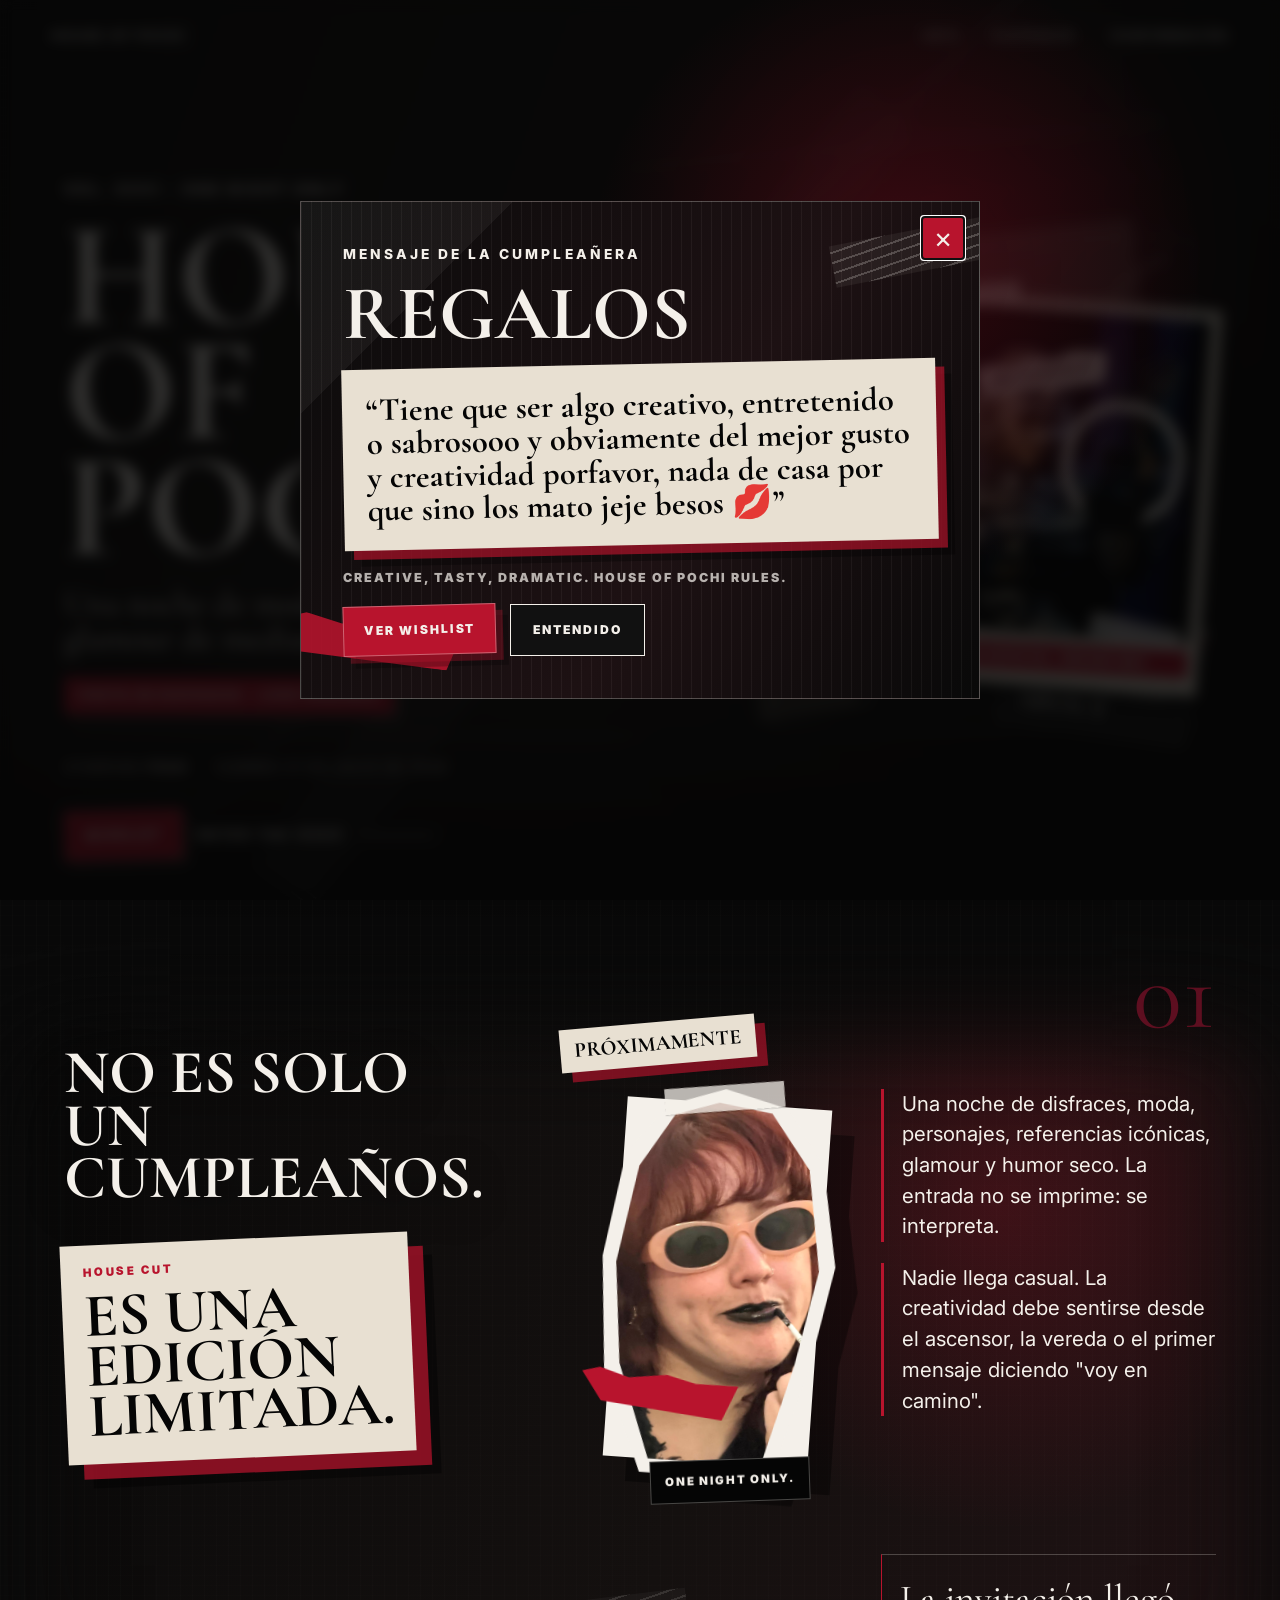
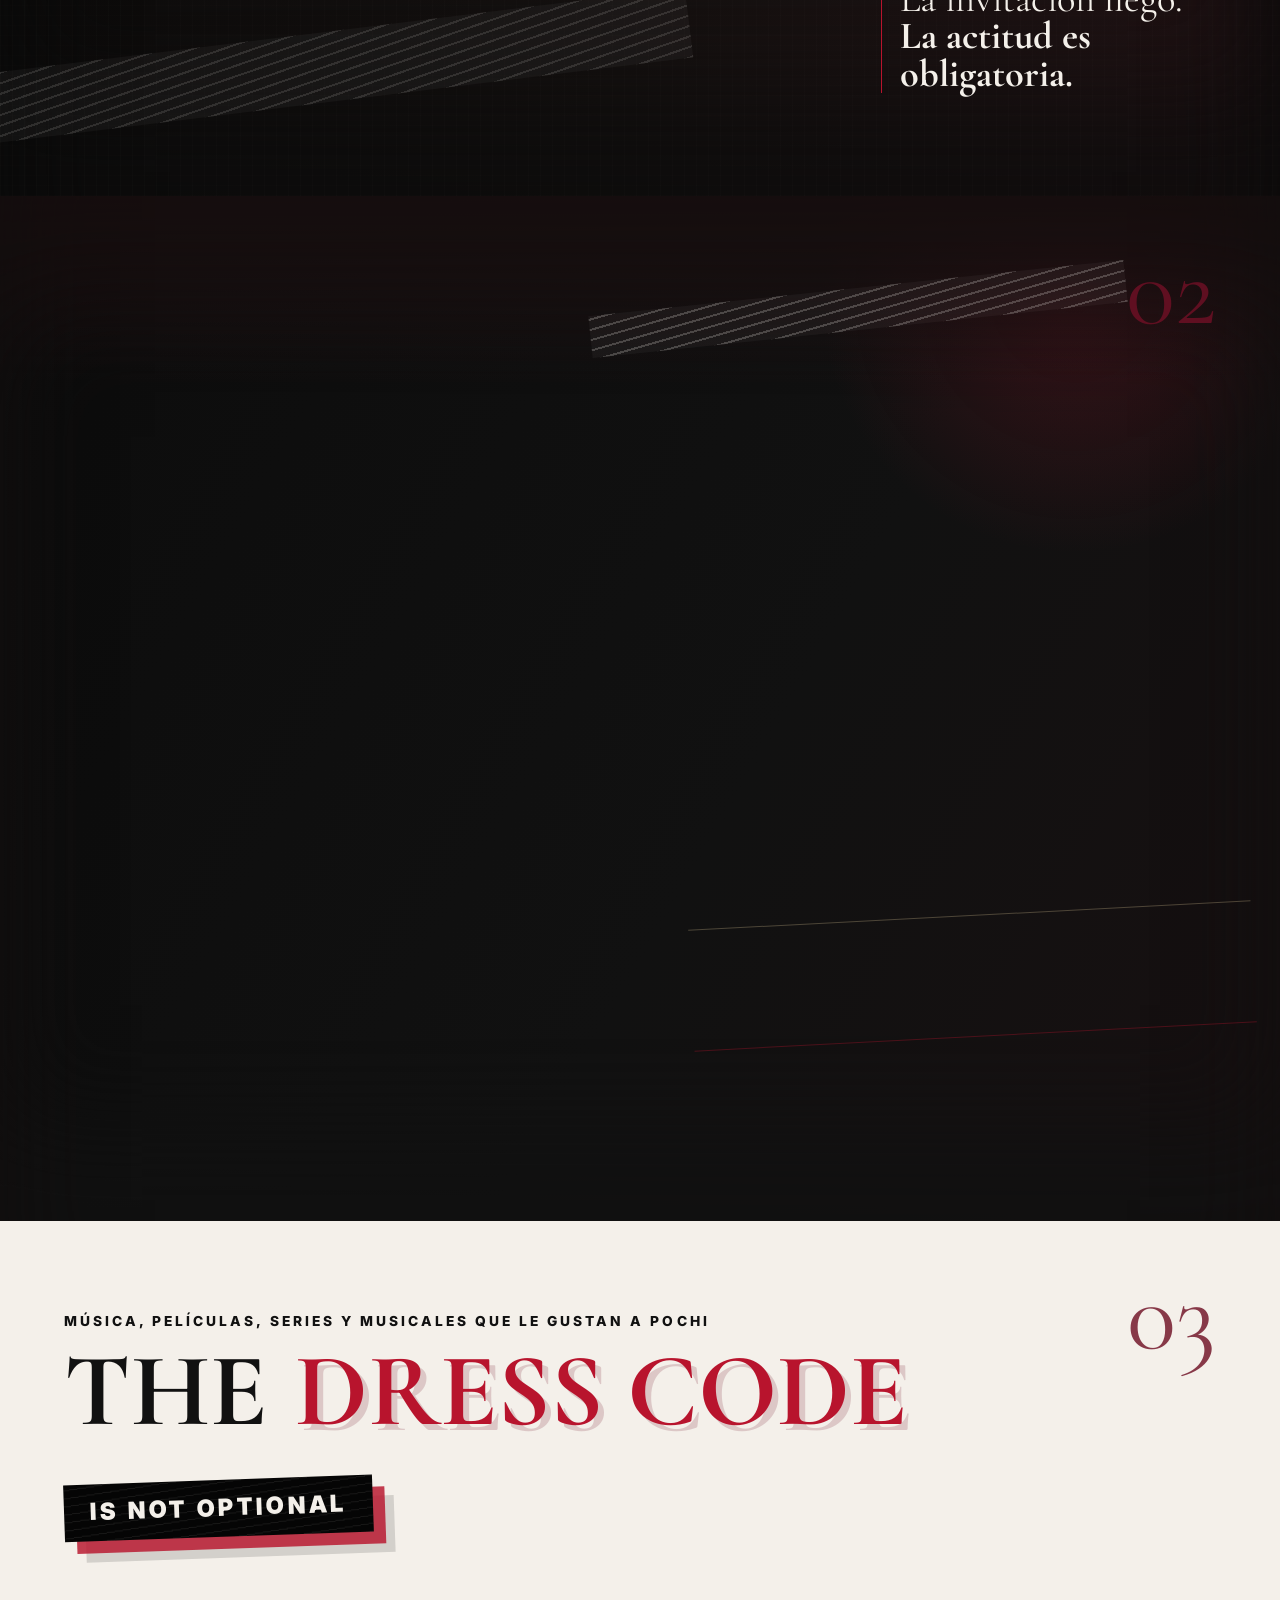
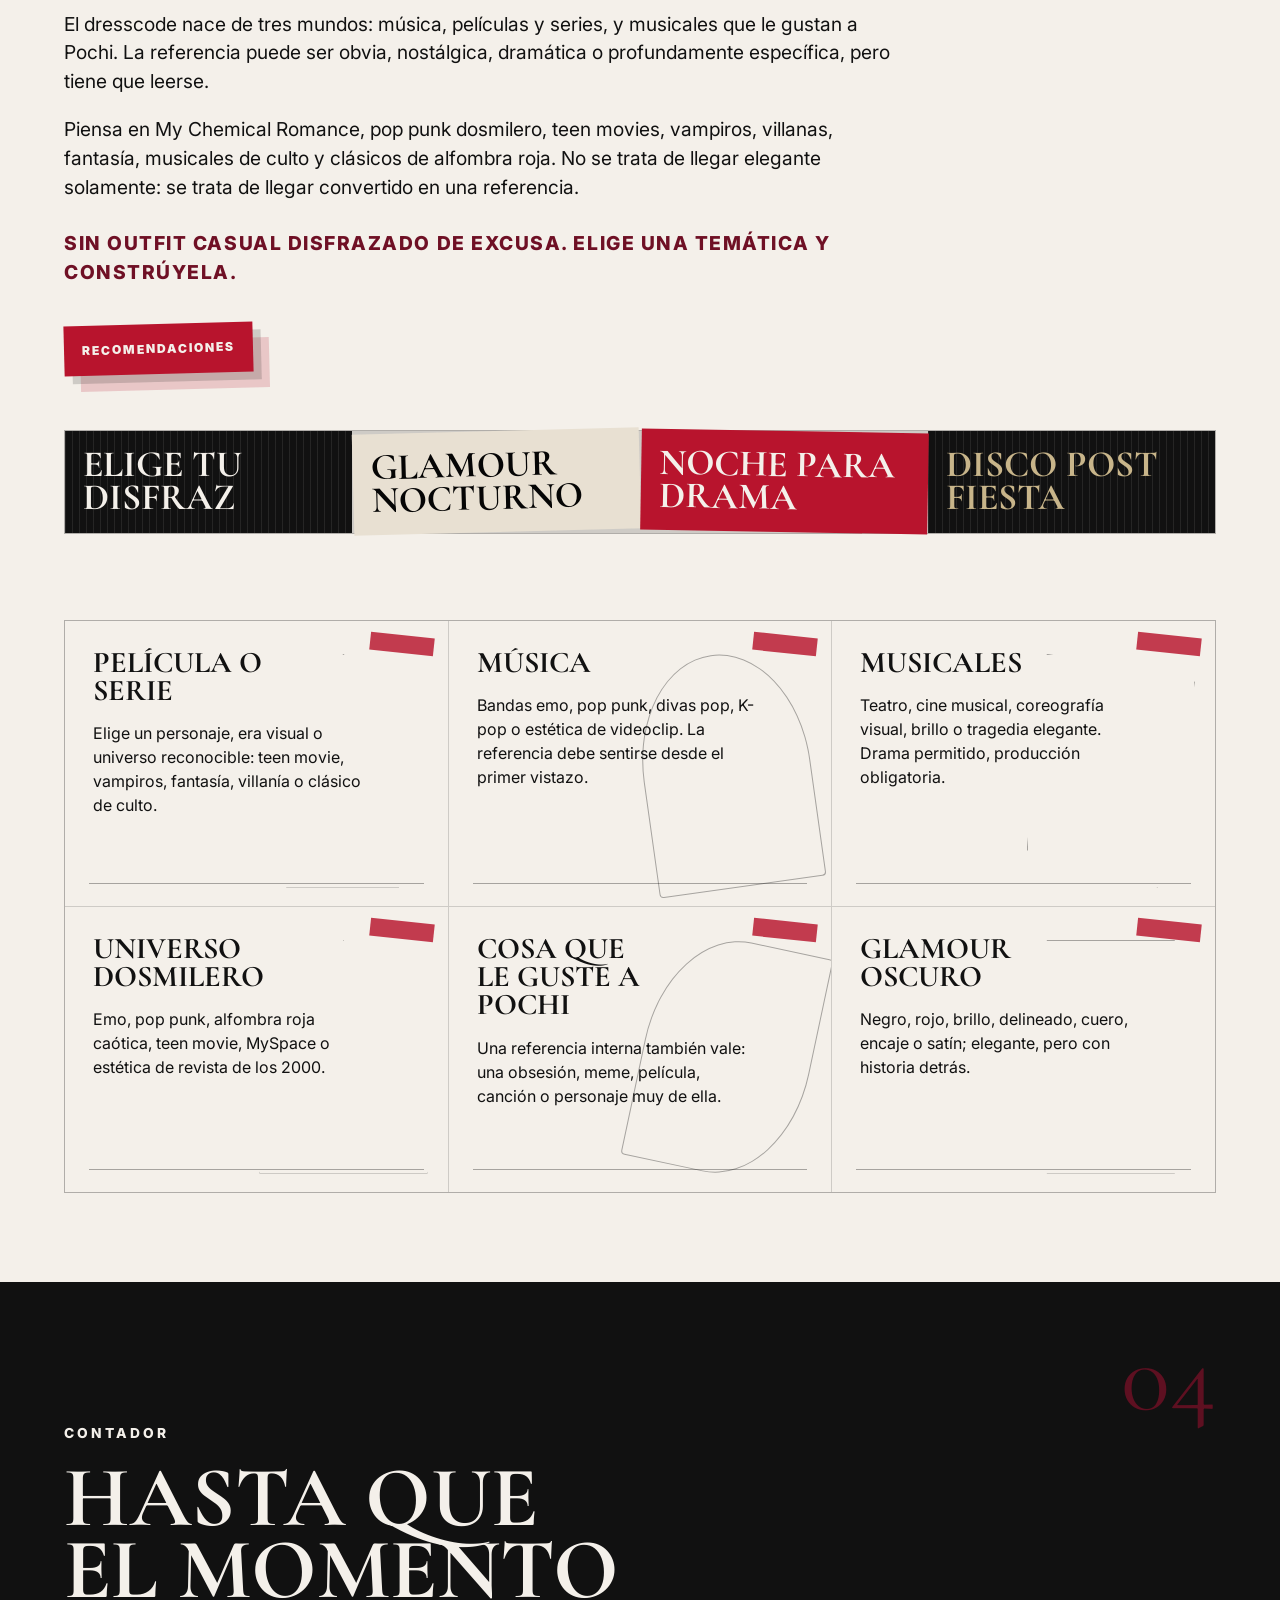
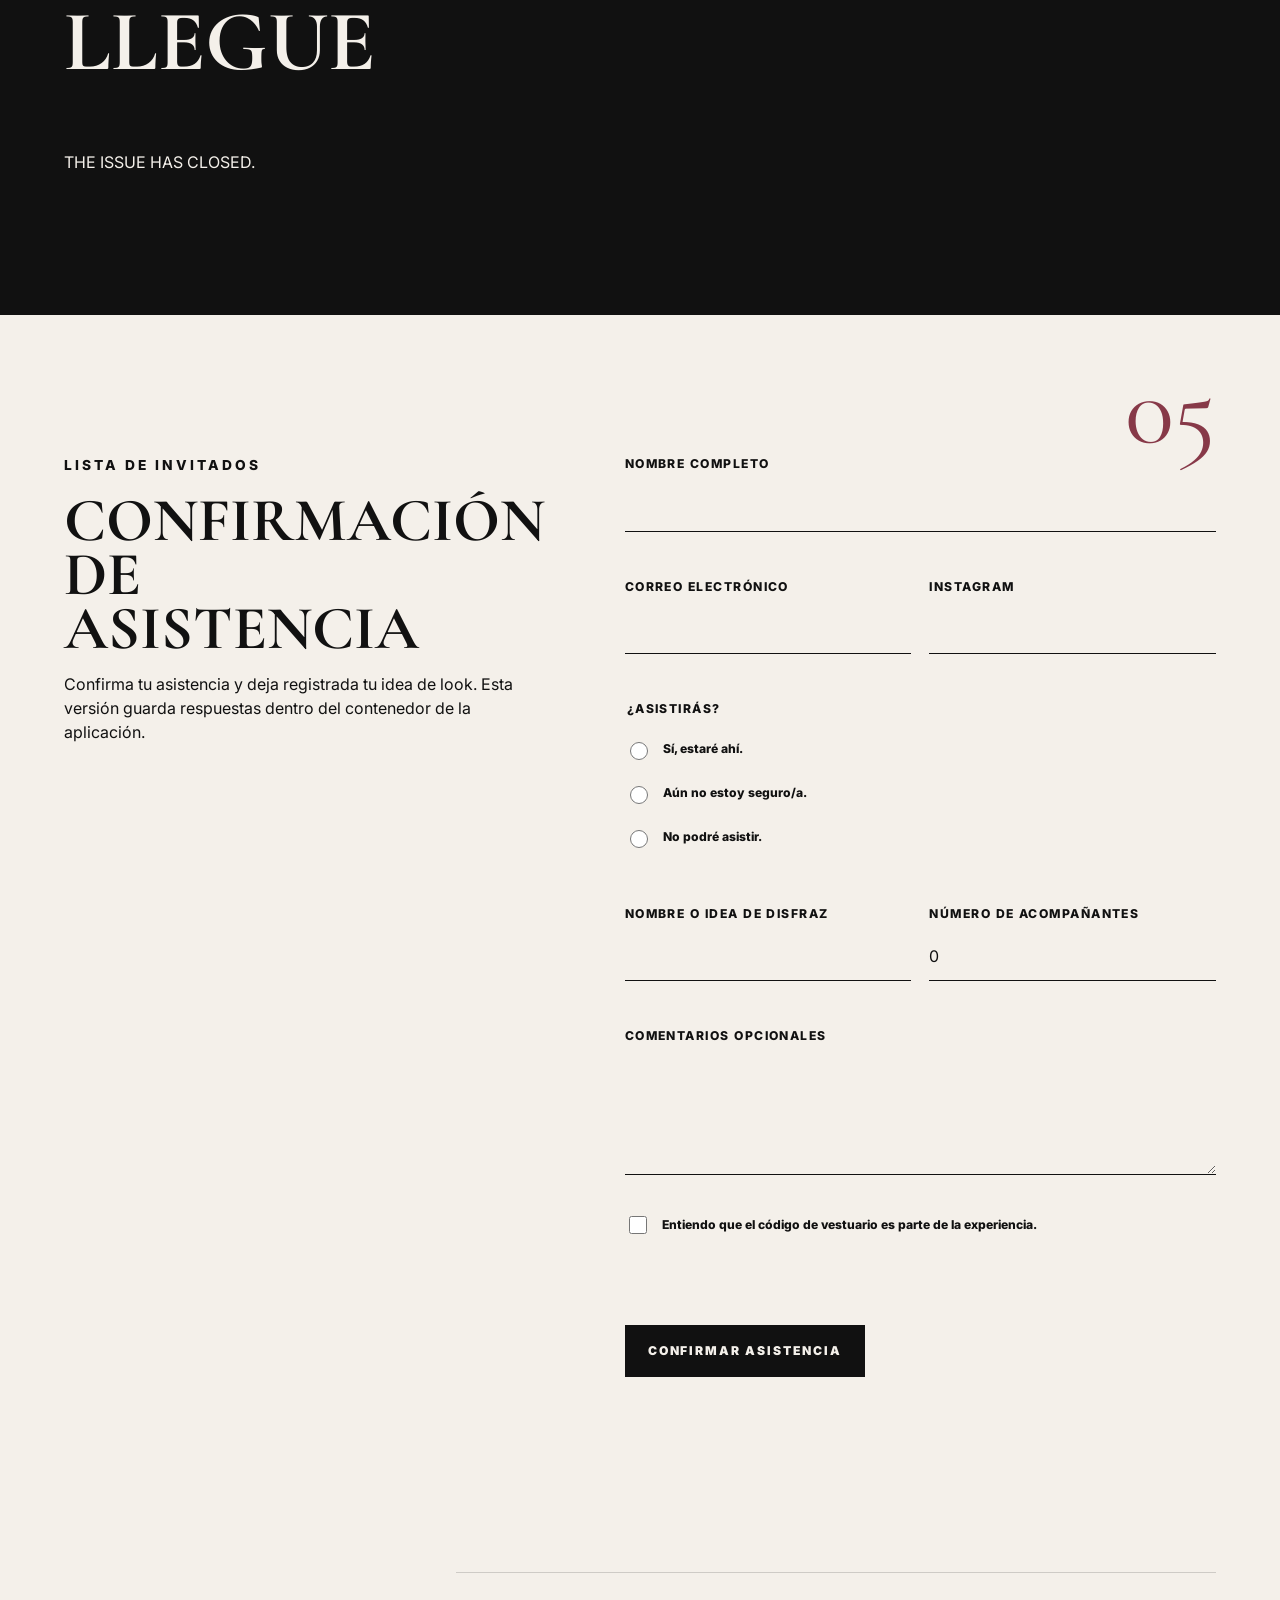
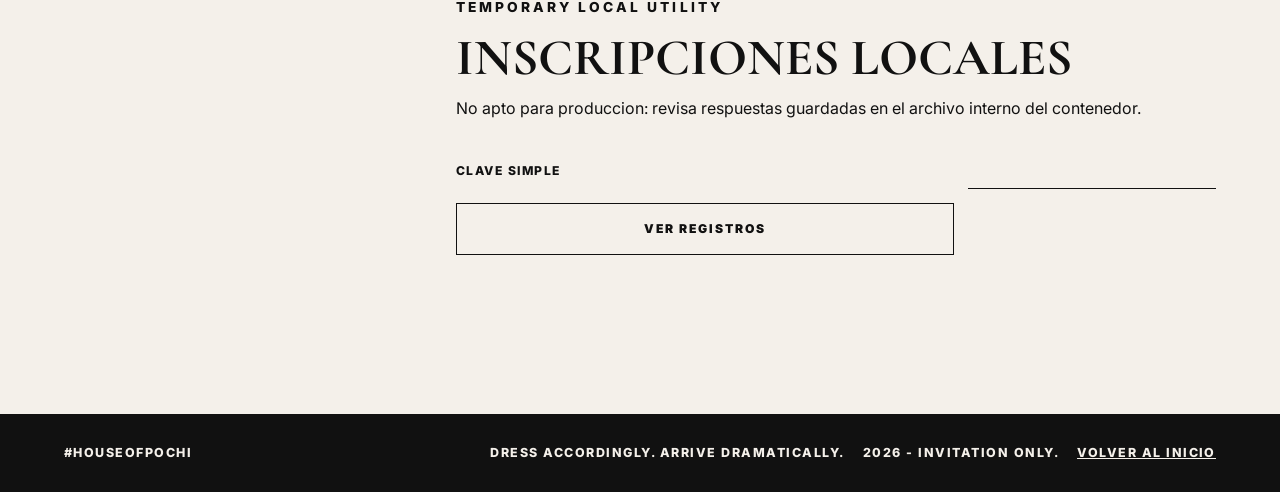
<file: site/index.html>
<!doctype html>
<html lang="es">
  <head>
    <meta charset="utf-8">
    <meta name="viewport" content="width=device-width, initial-scale=1">
    <meta name="description" content="Invitación editorial para una fiesta de cumpleaños de disfraces.">
    <meta name="theme-color" content="#0d0d0d">
    <meta property="og:type" content="website">
    <meta property="og:url" content="https://gatitapochi.cl/">
    <meta property="og:site_name" content="House of Pochi">
    <meta property="og:title" content="Estás invitado a mi cumpleaños">
    <meta property="og:description" content="House of Pochi · fiesta de disfraces · viernes 31 de julio · 20:00 hrs.">
    <meta property="og:image" content="https://gatitapochi.cl/assets/og-invitation-glam.jpg">
    <meta property="og:image:secure_url" content="https://gatitapochi.cl/assets/og-invitation-glam.jpg">
    <meta property="og:image:type" content="image/jpeg">
    <meta property="og:image:width" content="1200">
    <meta property="og:image:height" content="630">
    <meta property="og:image:alt" content="Estás invitado a mi cumpleaños - House of Pochi">
    <meta name="twitter:card" content="summary_large_image">
    <meta name="twitter:title" content="Estás invitado a mi cumpleaños">
    <meta name="twitter:description" content="House of Pochi · fiesta de disfraces · viernes 31 de julio · 20:00 hrs.">
    <meta name="twitter:image" content="https://gatitapochi.cl/assets/og-invitation-glam.jpg">
    <title>House of Pochi</title>
    <link rel="icon" type="image/png" sizes="32x32" href="assets/favicon-32.png?v=20260702-cake-icon">
    <link rel="apple-touch-icon" sizes="180x180" href="assets/apple-touch-icon.png?v=20260702-cake-icon">
    <link rel="preconnect" href="https://fonts.googleapis.com">
    <link rel="preconnect" href="https://fonts.gstatic.com" crossorigin>
    <link href="https://fonts.googleapis.com/css2?family=Cormorant+Garamond:wght@500;600;700&family=Inter:wght@400;500;600;700;800&display=swap" rel="stylesheet">
    <link rel="stylesheet" href="styles.css?v=20260705-recomendaciones">
    <script src="config.js?v=20260705-themes" defer></script>
    <script src="app.js?v=20260702-rsvp-localized" defer></script>
  </head>
  <body>
    <div class="cursor-dot" aria-hidden="true"></div>
    <a class="skip-link" href="#main">Saltar al contenido</a>

    <header class="site-header" aria-label="Navegacion principal">
      <a class="brand-mark" href="#cover" data-config="eventTitle">HOUSE OF POCHI</a>
      <nav>
        <a href="#details">Info</a>
        <a href="#dress-code">Disfraces</a>
        <a href="#rsvp">Confirmación</a>
      </nav>
    </header>

    <main id="main">
      <section class="cover" id="cover" aria-labelledby="cover-title">
        <div class="texture" aria-hidden="true"></div>
        <div class="cover-copy reveal-text">
          <p class="kicker" data-config="issueLabel">VOL. XXVI - ONE NIGHT ONLY</p>
          <h1 id="cover-title" data-config="eventTitle">HOUSE OF POCHI</h1>
          <p class="cover-subtitle" data-config="subtitle">Una noche de moda, drama y disfraces.</p>
          <p class="costume-stamp">FIESTA DE DISFRACES - LOOK REQUIRED</p>
          <div class="cover-meta">
            <span>Starring <strong data-config="birthdayPerson">Fran</strong></span>
            <span data-config="date">Sabado 12 de septiembre de 2026</span>
          </div>
          <div class="cover-actions">
            <a class="wishlist-link" href="https://whislist.gatitapochi.cl/lists/tci9azqsed">Wishlist</a>
            <a class="enter-link" href="#manifesto">ENTER THE ISSUE</a>
          </div>
        </div>

        <div class="cover-art" aria-hidden="true">
          <div class="art-frame frame-one"></div>
          <div class="art-frame frame-two"></div>
          <div class="editorial-figure">
            <span class="figure-head"></span>
            <span class="figure-neck"></span>
            <span class="figure-coat"></span>
            <span class="figure-lapel"></span>
          </div>
          <div class="type-strip strip-left">FASHION OFFICE</div>
          <div class="type-strip strip-right">AFTER DARK</div>
          <div class="issue-number">26</div>
          <div class="collage-note note-one">Vampire office memo</div>
          <div class="collage-note note-two">Best costume gets whispered about</div>
          <figure class="special-guest">
            <img src="assets/gerard-way-collage.png?v=20260703-gerard-stage" alt="">
            <figcaption>Invitado especial: Gerard Way</figcaption>
          </figure>
          <div class="collage-rip rip-one">DRESS UP</div>
          <div class="collage-rip rip-two">NO CASUALS</div>
          <div class="ink-skull">
            <span></span>
            <span></span>
          </div>
        </div>
      </section>

      <section class="manifesto section-band" id="manifesto" aria-labelledby="manifesto-title">
        <div class="section-index">01</div>
        <div class="manifesto-grid">
          <div class="manifesto-title-wrap reveal">
            <h2 id="manifesto-title" class="editorial-title">
              <span>No es solo un cumpleaños.</span>
              <span class="limited-edition">Es una edición limitada.</span>
            </h2>
          </div>
          <div class="pochi-collage reveal" aria-label="Pochi en modo recorte editorial">
            <div class="pochi-sticker">
              <img src="assets/pochi-glam-sticker.png" alt="Pochi">
            </div>
            <span class="pochi-label">Próximamente</span>
            <span class="pochi-rip">Cumpleañera</span>
            <span class="pochi-caption">One night only.</span>
          </div>
          <div class="manifesto-copy reveal">
            <p>Una noche de disfraces, moda, personajes, referencias icónicas, glamour y humor seco. La entrada no se imprime: se interpreta.</p>
            <p>Nadie llega casual. La creatividad debe sentirse desde el ascensor, la vereda o el primer mensaje diciendo "voy en camino".</p>
          </div>
          <blockquote class="pull-quote reveal">
            <span>La invitación llegó.</span>
            <strong data-config="hostMessage">La actitud es obligatoria.</strong>
          </blockquote>
        </div>
      </section>

      <section class="details section-band invert" id="details" aria-labelledby="details-title">
        <div class="section-index">02</div>
        <div class="section-heading reveal">
          <p class="kicker">Producción</p>
          <h2 id="details-title">Información del evento</h2>
        </div>
        <dl class="call-sheet reveal">
          <div>
            <dt>Fecha</dt>
            <dd data-config="date">Viernes 31 de julio de 2026</dd>
          </div>
          <div>
            <dt>Hora</dt>
            <dd data-config="time">20:00 hrs</dd>
          </div>
          <div>
            <dt>Ciudad</dt>
            <dd data-config="city">Santiago, Chile</dd>
          </div>
          <div>
            <dt>Lugar</dt>
            <dd data-config="locationName">Ubicación secreta</dd>
          </div>
          <div>
            <dt>Dirección</dt>
            <dd data-config="locationAddress">Dirección por confirmar</dd>
          </div>
          <div>
            <dt>Fecha límite de confirmación</dt>
            <dd data-config="rsvpDeadline">5 de septiembre de 2026</dd>
          </div>
        </dl>
        <p class="location-note reveal">Ubicación: revelada a invitados confirmados</p>
      </section>

      <section class="dress-code section-band" id="dress-code" aria-labelledby="dress-title">
        <div class="section-index">03</div>
        <div class="dress-layout">
          <div class="section-heading reveal">
            <p class="kicker" data-config="dressCode">Música, películas, series y musicales que le gustan a Pochi</p>
            <h2 id="dress-title" class="dress-title">
              <span>The</span>
              <span class="dress-title-code">Dress Code</span>
              <span class="dress-title-break" aria-hidden="true"></span>
              <span class="dress-title-optional">is not optional</span>
            </h2>
          </div>
          <div class="dress-intro reveal">
            <p>El dresscode nace de tres mundos: música, películas y series, y musicales que le gustan a Pochi. La referencia puede ser obvia, nostálgica, dramática o profundamente específica, pero tiene que leerse.</p>
            <p>Piensa en My Chemical Romance, pop punk dosmilero, teen movies, vampiros, villanas, fantasía, musicales de culto y clásicos de alfombra roja. No se trata de llegar elegante solamente: se trata de llegar convertido en una referencia.</p>
            <p class="no-excuses">Sin outfit casual disfrazado de excusa. Elige una temática y constrúyela.</p>
            <a class="recommendations-link" href="recomendaciones.html">Recomendaciones</a>
          </div>
        </div>
        <div class="collage-banner reveal" aria-hidden="true">
          <span>Elige tu disfraz</span>
          <span>Glamour nocturno</span>
          <span>Noche para drama</span>
          <span>Disco post fiesta</span>
        </div>
        <div class="lookbook" aria-label="Ideas de disfraces">
          <article class="look reveal">
            <span class="look-shape shape-01"></span>
            <h3>Película o serie</h3>
            <p>Elige un personaje, era visual o universo reconocible: teen movie, vampiros, fantasía, villanía o clásico de culto.</p>
          </article>
          <article class="look reveal">
            <span class="look-shape shape-02"></span>
            <h3>Música</h3>
            <p>Bandas emo, pop punk, divas pop, K-pop o estética de videoclip. La referencia debe sentirse desde el primer vistazo.</p>
          </article>
          <article class="look reveal">
            <span class="look-shape shape-03"></span>
            <h3>Musicales</h3>
            <p>Teatro, cine musical, coreografía visual, brillo o tragedia elegante. Drama permitido, producción obligatoria.</p>
          </article>
          <article class="look reveal">
            <span class="look-shape shape-04"></span>
            <h3>Universo dosmilero</h3>
            <p>Emo, pop punk, alfombra roja caótica, teen movie, MySpace o estética de revista de los 2000.</p>
          </article>
          <article class="look reveal">
            <span class="look-shape shape-05"></span>
            <h3>Cosa que le guste a Pochi</h3>
            <p>Una referencia interna también vale: una obsesión, meme, película, canción o personaje muy de ella.</p>
          </article>
          <article class="look reveal">
            <span class="look-shape shape-06"></span>
            <h3>Glamour oscuro</h3>
            <p>Negro, rojo, brillo, delineado, cuero, encaje o satín; elegante, pero con historia detrás.</p>
          </article>
        </div>
      </section>

      <section class="countdown-section section-band invert" aria-labelledby="countdown-title">
        <div class="section-index">04</div>
        <div class="section-heading reveal">
          <p class="kicker">Contador</p>
          <h2 id="countdown-title">Hasta que el momento llegue</h2>
        </div>
        <div class="countdown reveal" id="countdown" aria-live="polite">
          <div><strong data-time="days">00</strong><span>Días</span></div>
          <div><strong data-time="hours">00</strong><span>Horas</span></div>
          <div><strong data-time="minutes">00</strong><span>Minutos</span></div>
          <div><strong data-time="seconds">00</strong><span>Segundos</span></div>
        </div>
      </section>

      <section class="rsvp section-band" id="rsvp" aria-labelledby="rsvp-title">
        <div class="section-index">05</div>
        <div class="rsvp-grid">
          <div class="rsvp-copy reveal">
            <p class="kicker">Lista de invitados</p>
            <h2 id="rsvp-title">Confirmación de asistencia</h2>
            <p>Confirma tu asistencia y deja registrada tu idea de look. Esta versión guarda respuestas dentro del contenedor de la aplicación.</p>
          </div>
          <form class="rsvp-form reveal" id="rsvp-form" novalidate>
            <div class="field">
              <label for="fullName">Nombre completo</label>
              <input id="fullName" name="fullName" autocomplete="name" required>
              <small class="error" data-error-for="fullName"></small>
            </div>
            <div class="field two-col">
              <div>
                <label for="email">Correo electrónico</label>
                <input id="email" name="email" type="email" autocomplete="email" required>
                <small class="error" data-error-for="email"></small>
              </div>
              <div>
                <label for="phone">Instagram</label>
                <input id="phone" name="phone" autocomplete="off" required>
                <small class="error" data-error-for="phone"></small>
              </div>
            </div>
            <fieldset class="field">
              <legend>¿Asistirás?</legend>
              <label class="radio-line"><input type="radio" name="attendance" value="Sí, estaré ahí." required> Sí, estaré ahí.</label>
              <label class="radio-line"><input type="radio" name="attendance" value="Aún no estoy seguro/a."> Aún no estoy seguro/a.</label>
              <label class="radio-line"><input type="radio" name="attendance" value="No podré asistir."> No podré asistir.</label>
              <small class="error" data-error-for="attendance"></small>
            </fieldset>
            <div class="field two-col">
              <div>
                <label for="costume">Nombre o idea de disfraz</label>
                <input id="costume" name="costume" required>
                <small class="error" data-error-for="costume"></small>
              </div>
              <div>
                <label for="guests">Número de acompañantes</label>
                <input id="guests" name="guests" type="number" min="0" max="10" value="0" required>
                <small class="error" data-error-for="guests"></small>
              </div>
            </div>
            <div class="field">
              <label for="comments">Comentarios opcionales</label>
              <textarea id="comments" name="comments" rows="4"></textarea>
            </div>
            <label class="checkbox-line">
              <input id="dressAgreement" name="dressAgreement" type="checkbox" required>
              Entiendo que el código de vestuario es parte de la experiencia.
            </label>
            <small class="error" data-error-for="dressAgreement"></small>
            <div class="form-actions">
              <button class="button-primary" type="submit">Confirmar asistencia</button>
              <button class="button-ghost" type="button" id="edit-response" hidden>Editar respuesta</button>
            </div>
          </form>
        </div>
      </section>

      <section class="admin section-band" aria-labelledby="admin-title">
        <div class="admin-panel reveal">
          <p class="kicker">Temporary Local Utility</p>
          <h2 id="admin-title">Inscripciones locales</h2>
          <p>No apto para produccion: revisa respuestas guardadas en el archivo interno del contenedor.</p>
          <form id="admin-form" class="admin-form">
            <label for="admin-passcode">Clave simple</label>
            <input id="admin-passcode" name="admin-passcode" type="password" autocomplete="off">
            <button class="button-ghost" type="submit">Ver registros</button>
          </form>
          <div id="admin-output" class="admin-output" aria-live="polite"></div>
        </div>
      </section>
    </main>

    <footer class="footer">
      <p data-config="instagramHashtag">#HouseOfPochi</p>
      <strong>Dress accordingly. Arrive dramatically.</strong>
      <span><span id="year"></span> - Invitation only.</span>
      <a href="#cover">Volver al inicio</a>
    </footer>

    <dialog class="confirmation" id="confirmation">
      <div class="confirmation-inner">
        <p class="kicker">Confirmado</p>
        <h2>Tu nombre está en la lista.</h2>
        <div id="confirmation-summary"></div>
        <button class="button-primary" id="close-confirmation" type="button">Cerrar</button>
      </div>
    </dialog>

    <dialog class="gift-popup" id="gift-popup" aria-labelledby="gift-popup-title">
      <div class="gift-popup-inner">
        <button class="gift-popup-close" id="close-gift-popup" type="button" aria-label="Cerrar mensaje de regalos">×</button>
        <p class="kicker">Mensaje de la cumpleañera</p>
        <h2 id="gift-popup-title">Regalos</h2>
        <blockquote>
          “Tiene que ser algo creativo, entretenido o sabrosooo y obviamente del mejor gusto y creatividad porfavor, nada de casa por que sino los mato jeje besos 💋”
        </blockquote>
        <p class="gift-popup-note">Creative, tasty, dramatic. House of Pochi rules.</p>
        <div class="gift-popup-actions">
          <a class="wishlist-link" href="https://whislist.gatitapochi.cl/lists/tci9azqsed">Ver wishlist</a>
          <button class="button-primary" id="accept-gift-popup" type="button">Entendido</button>
        </div>
      </div>
    </dialog>
  </body>
</html>
</file>
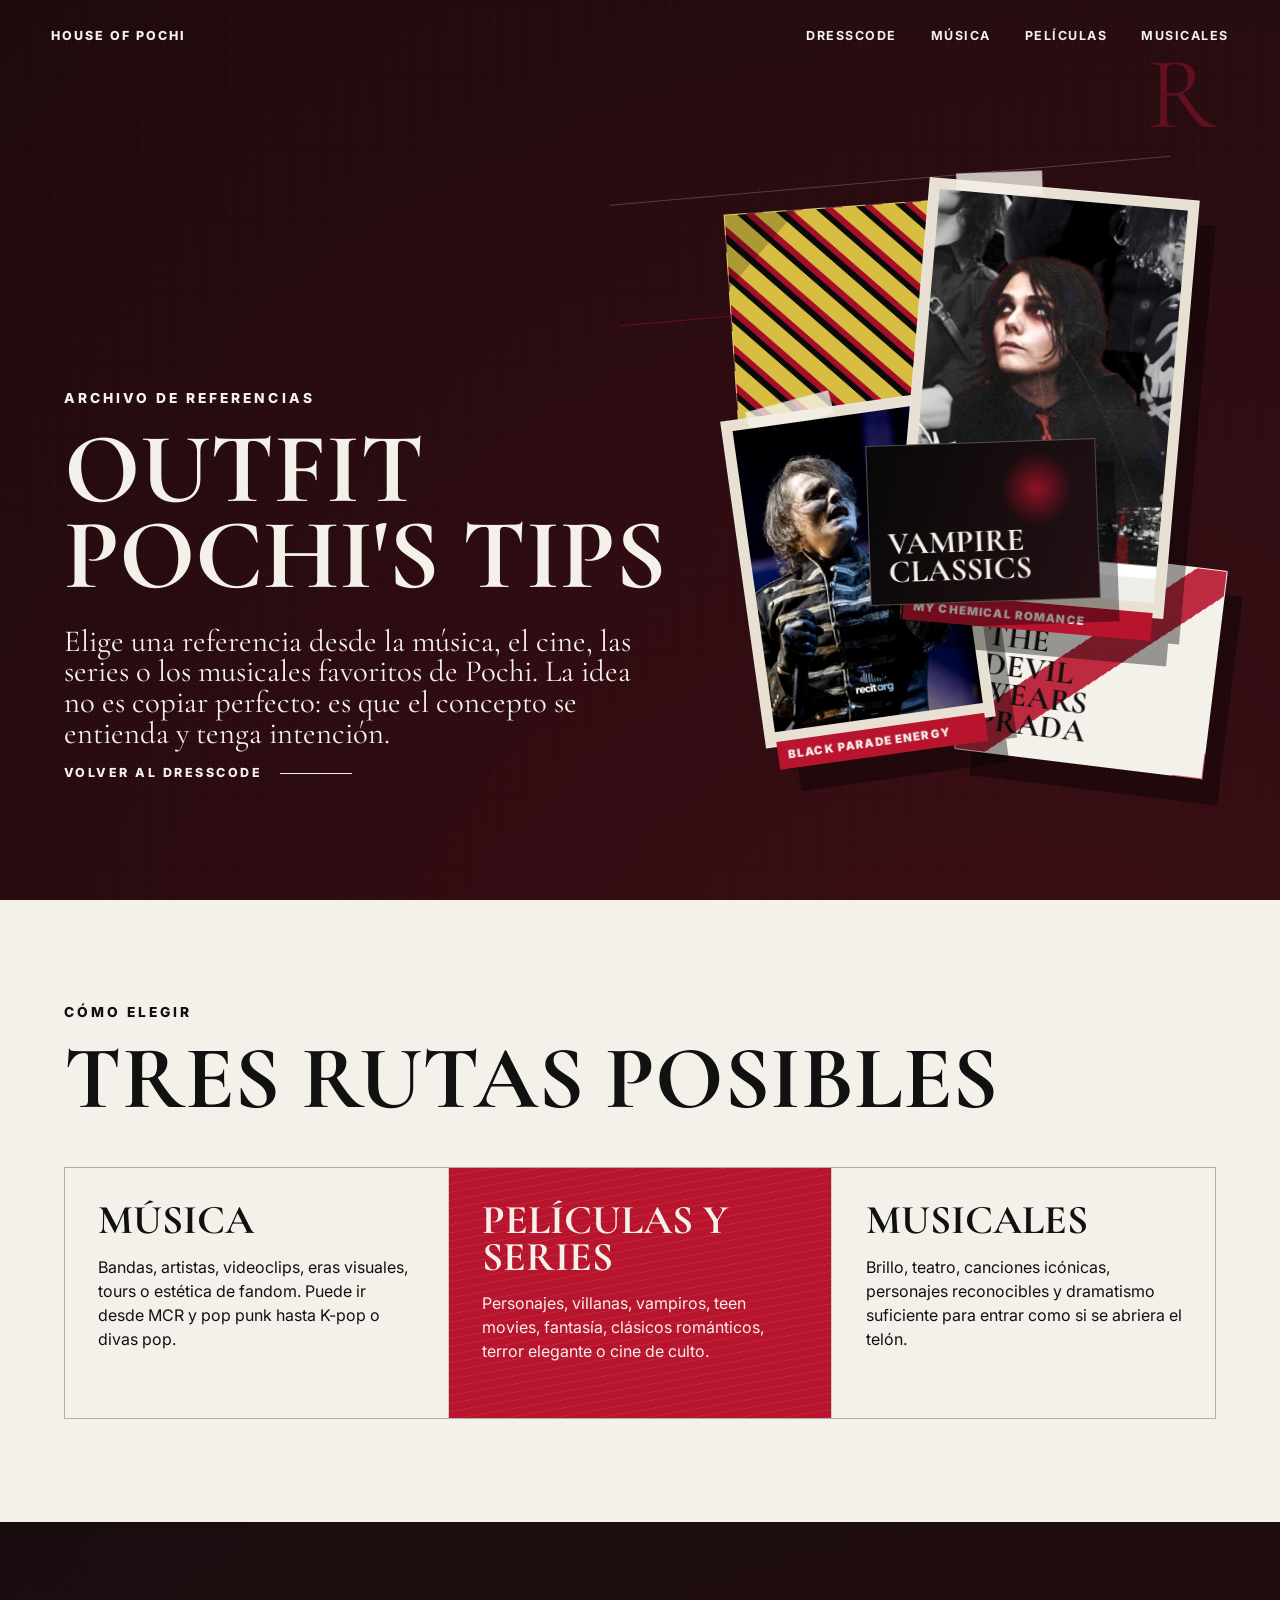
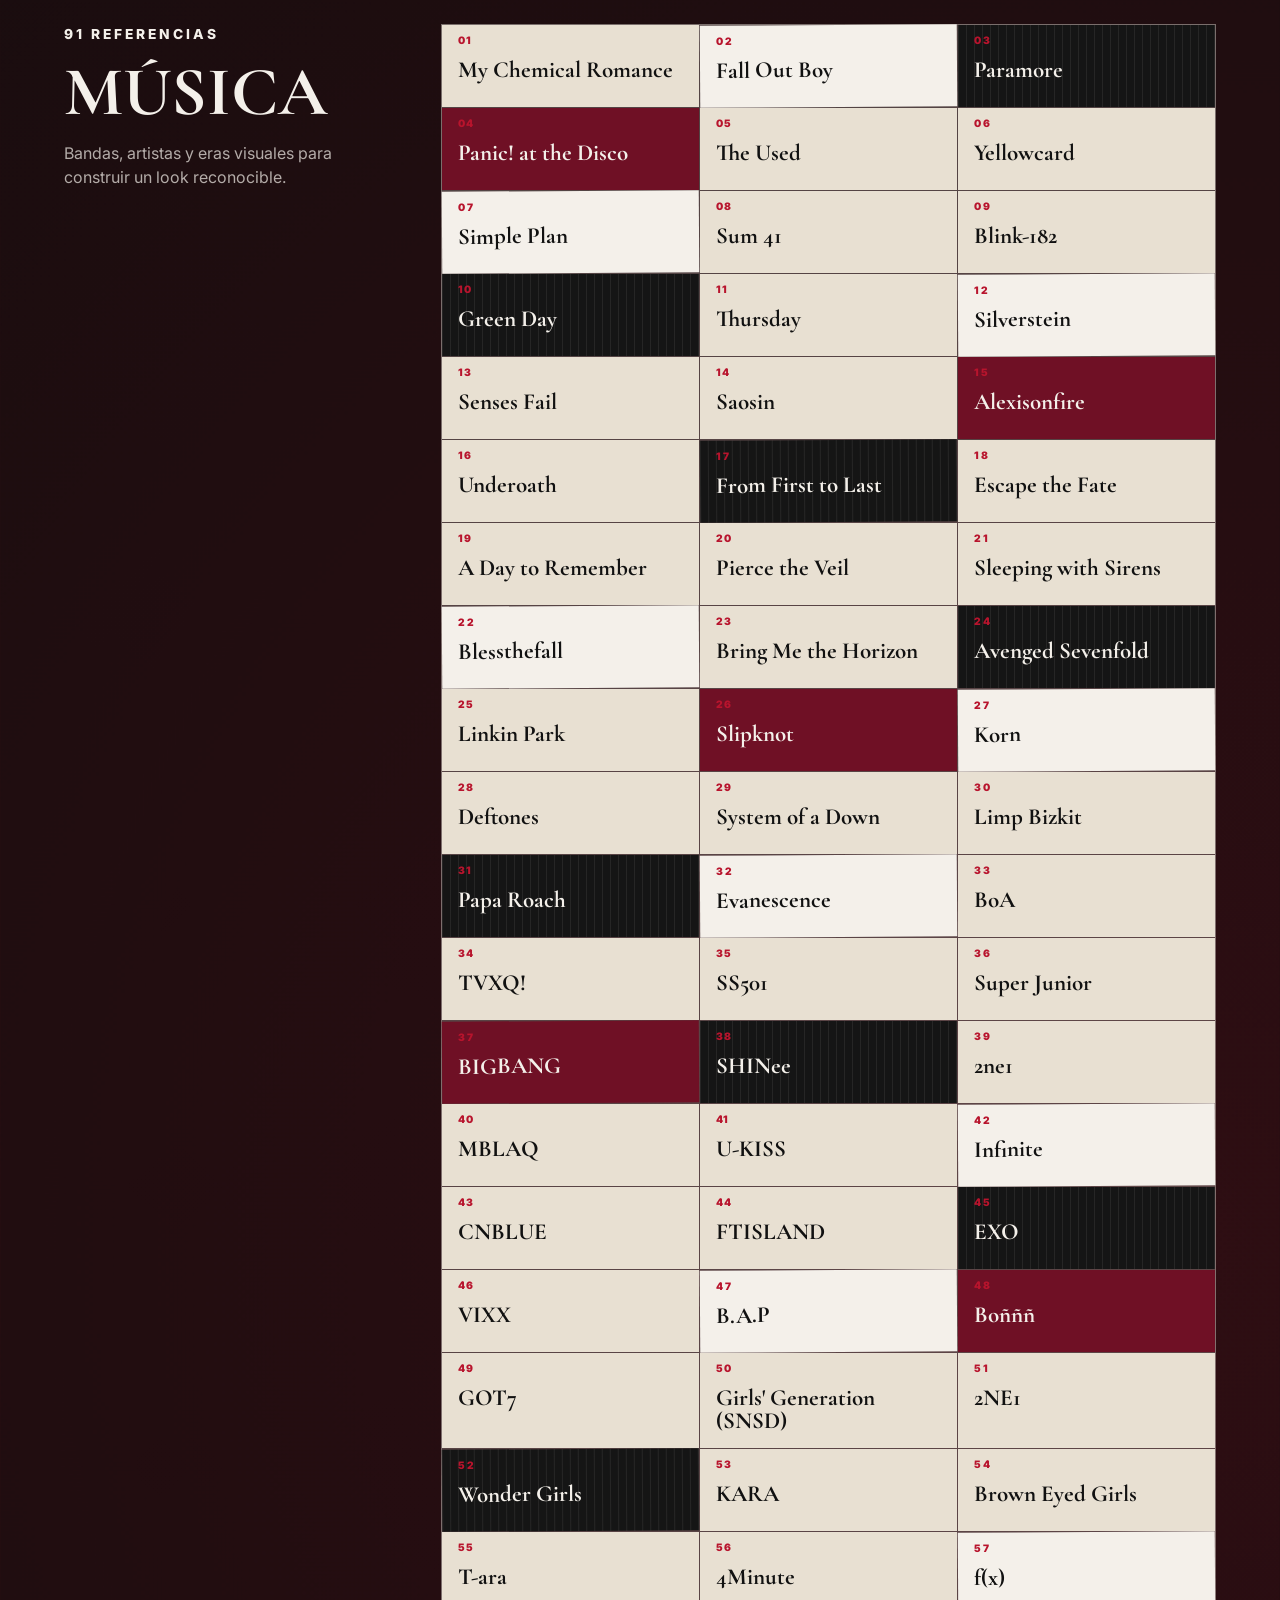
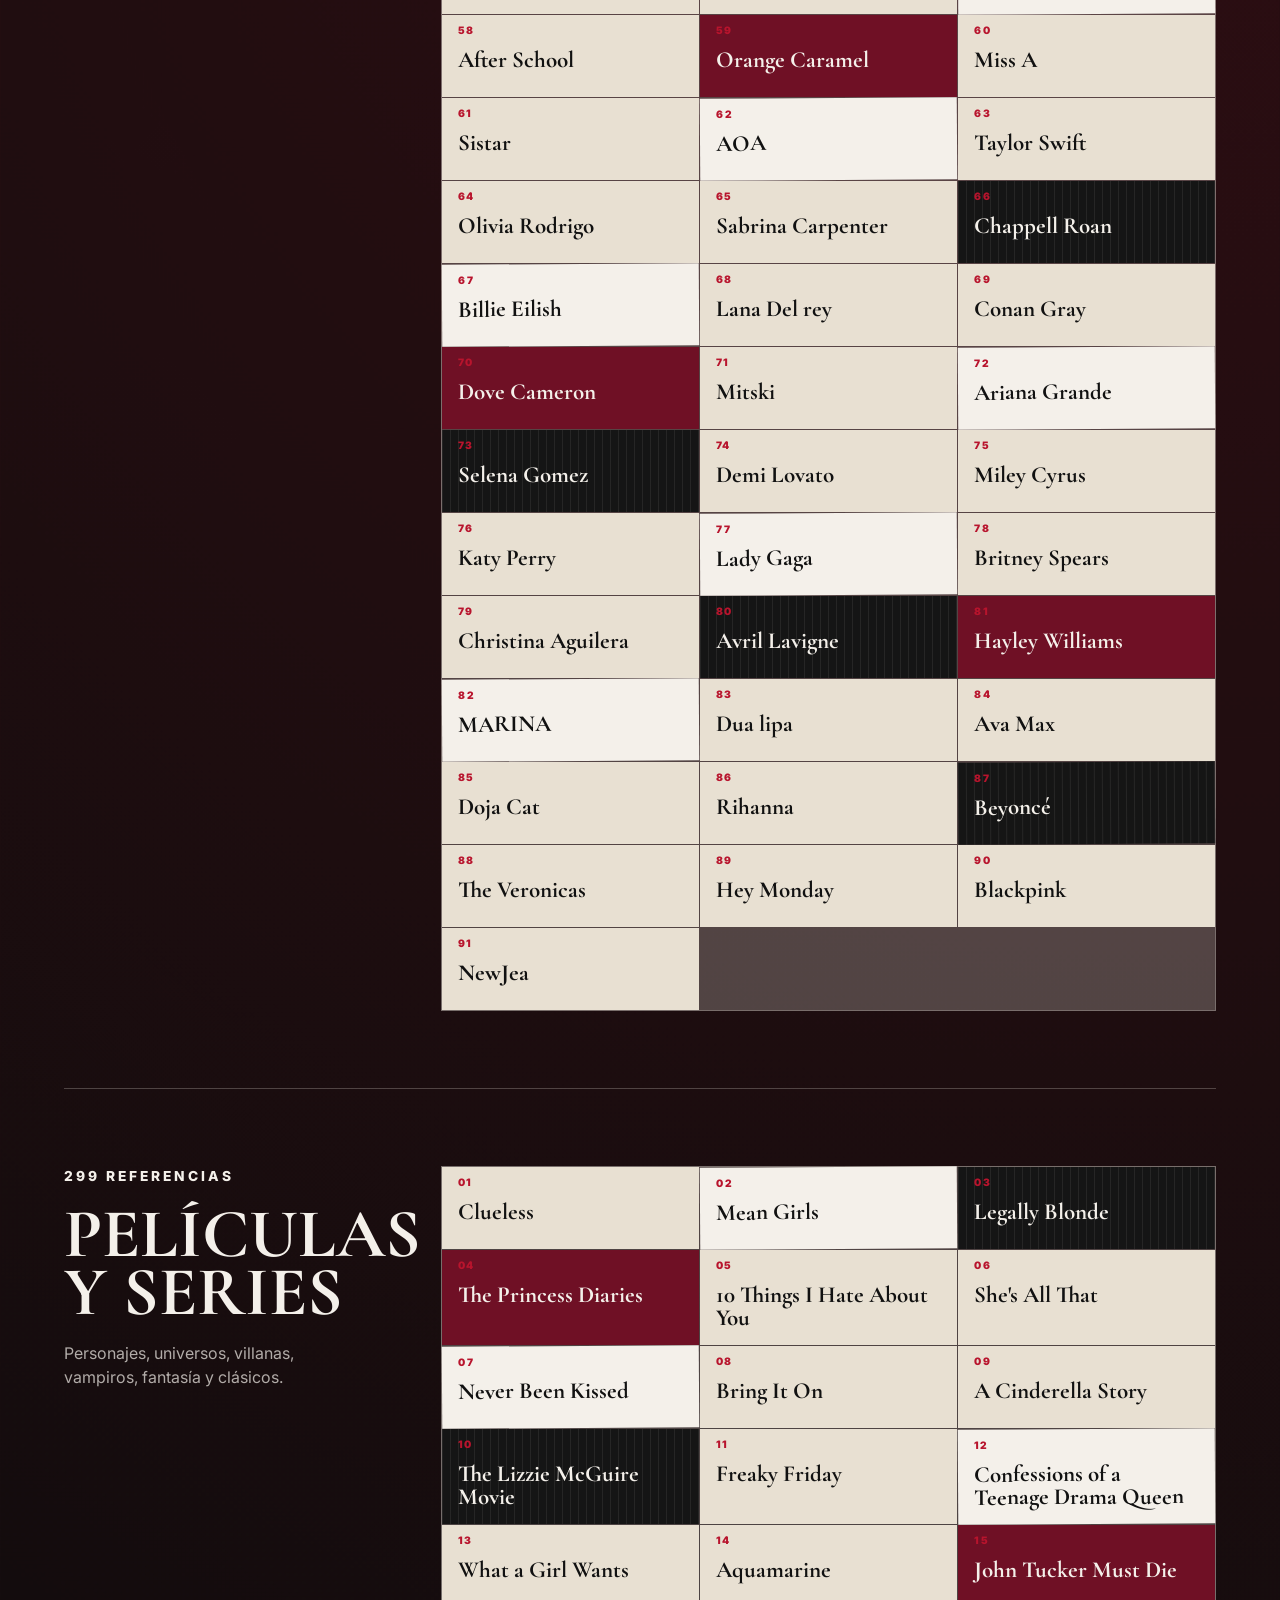
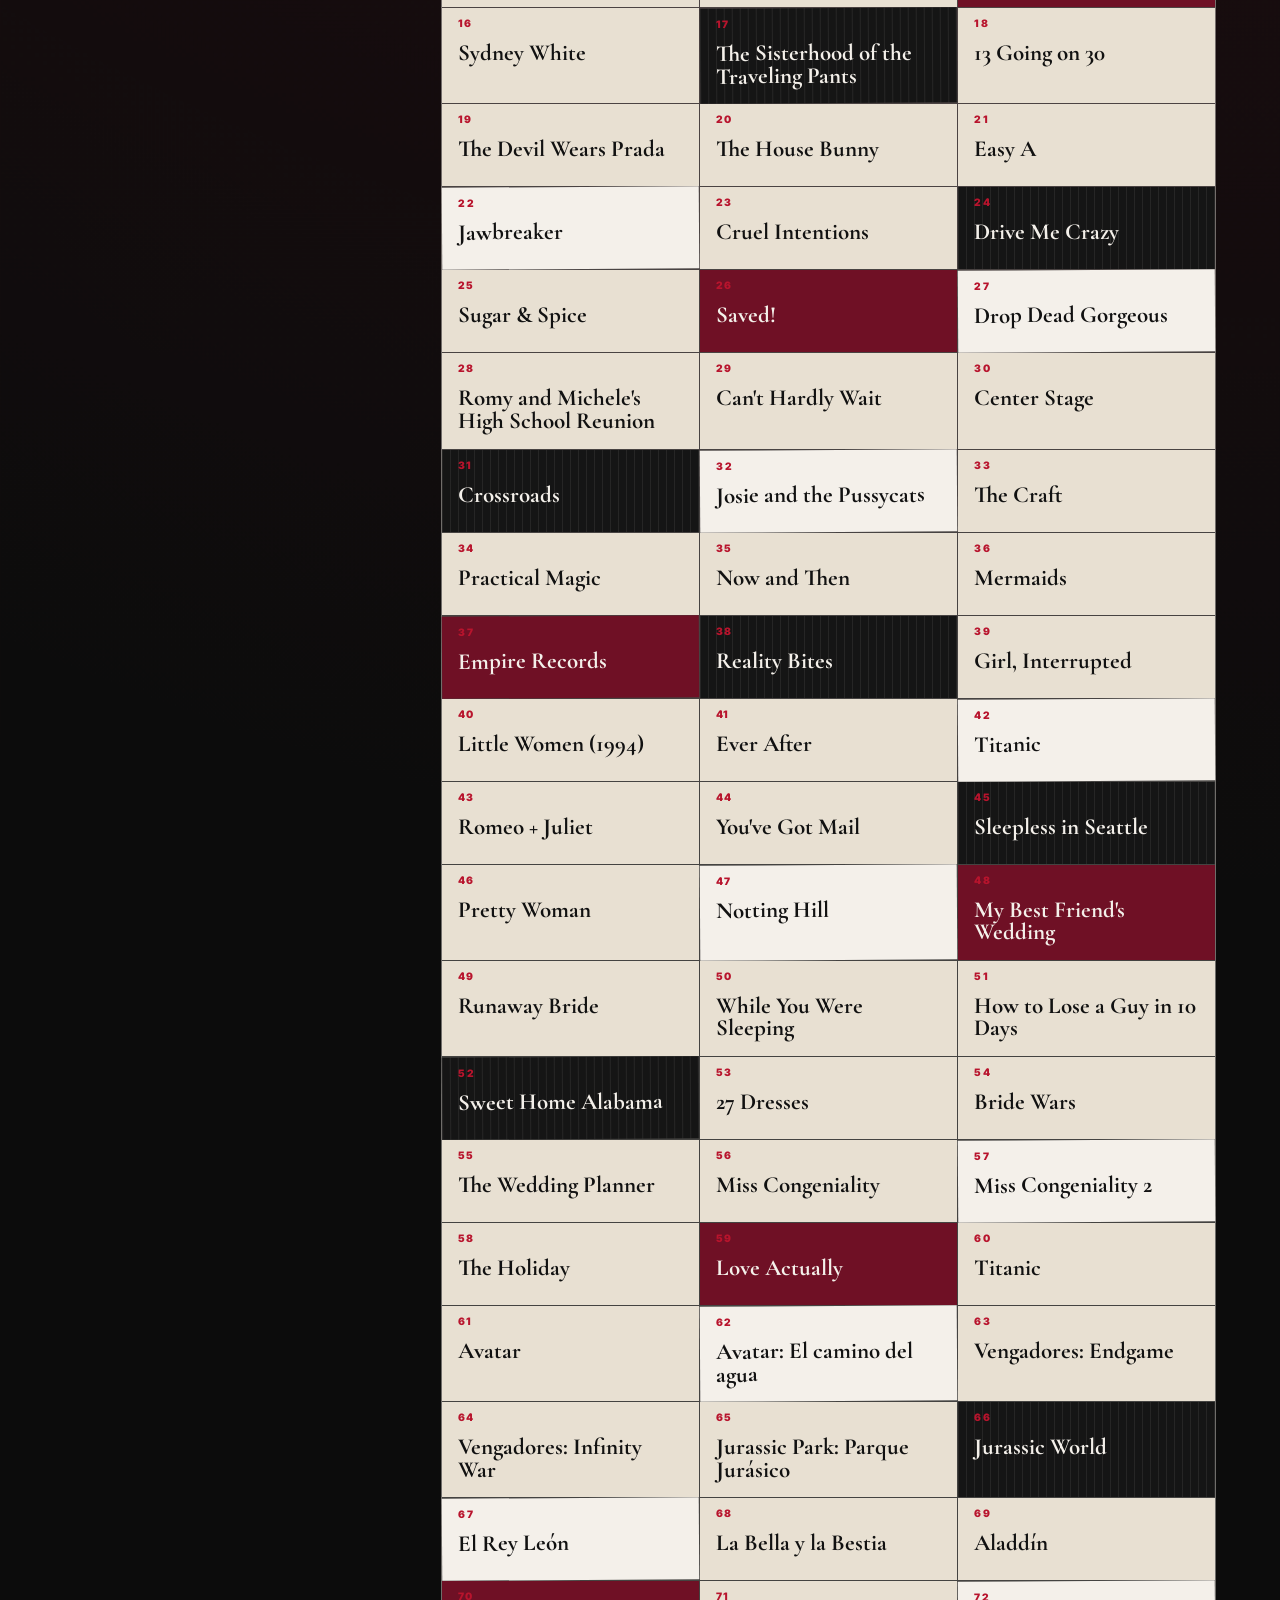
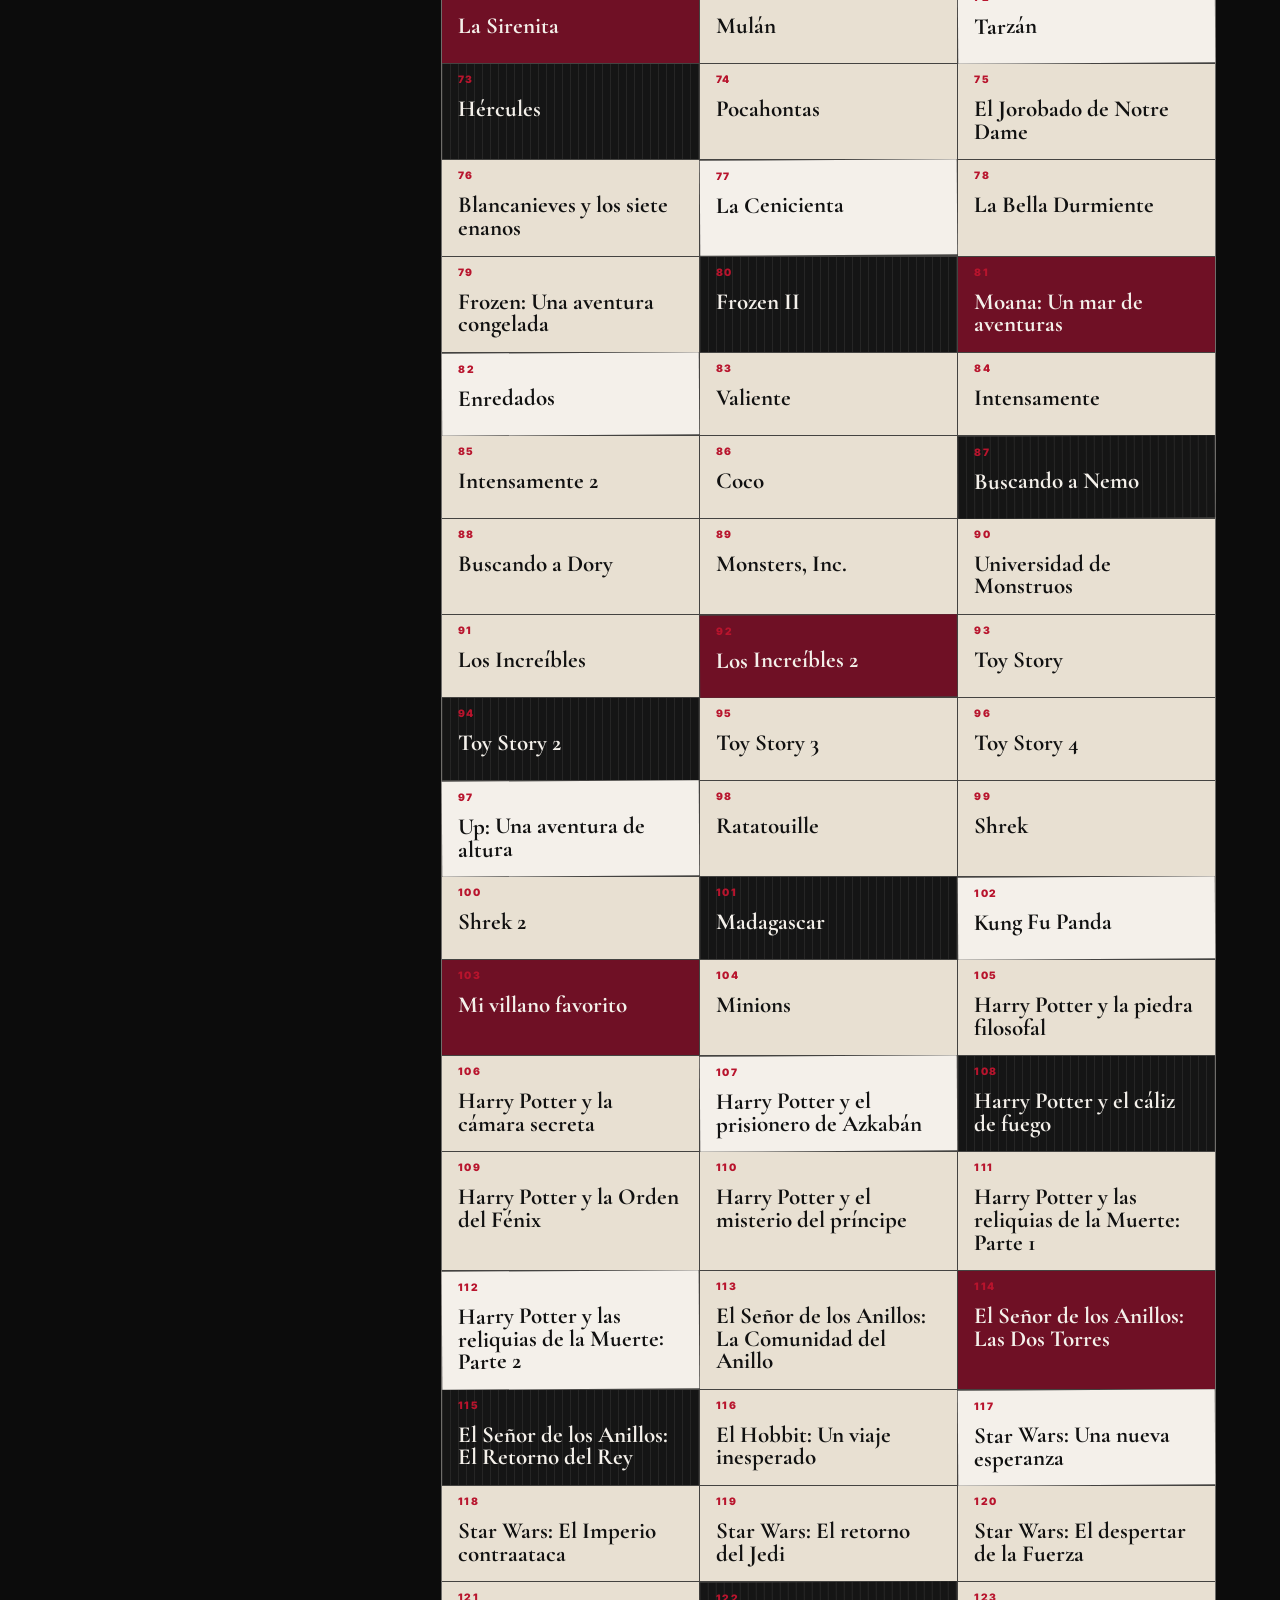
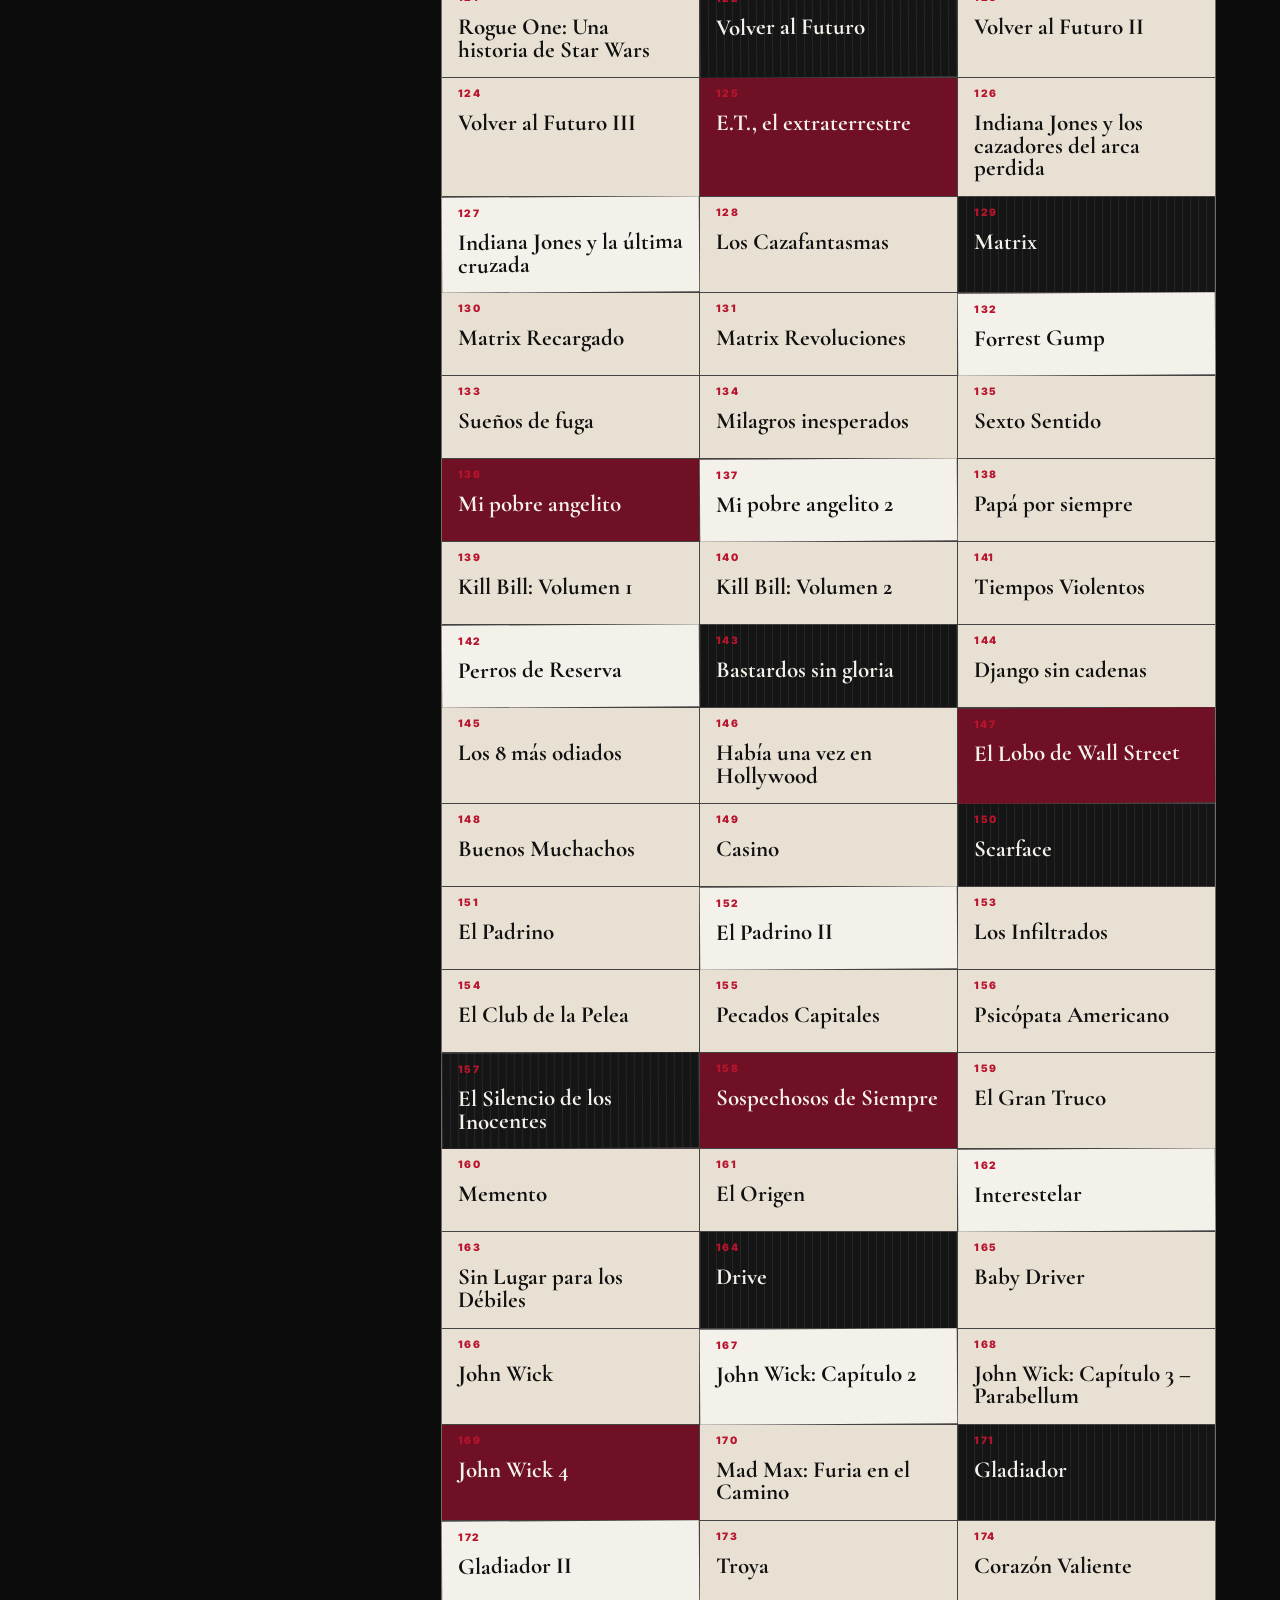
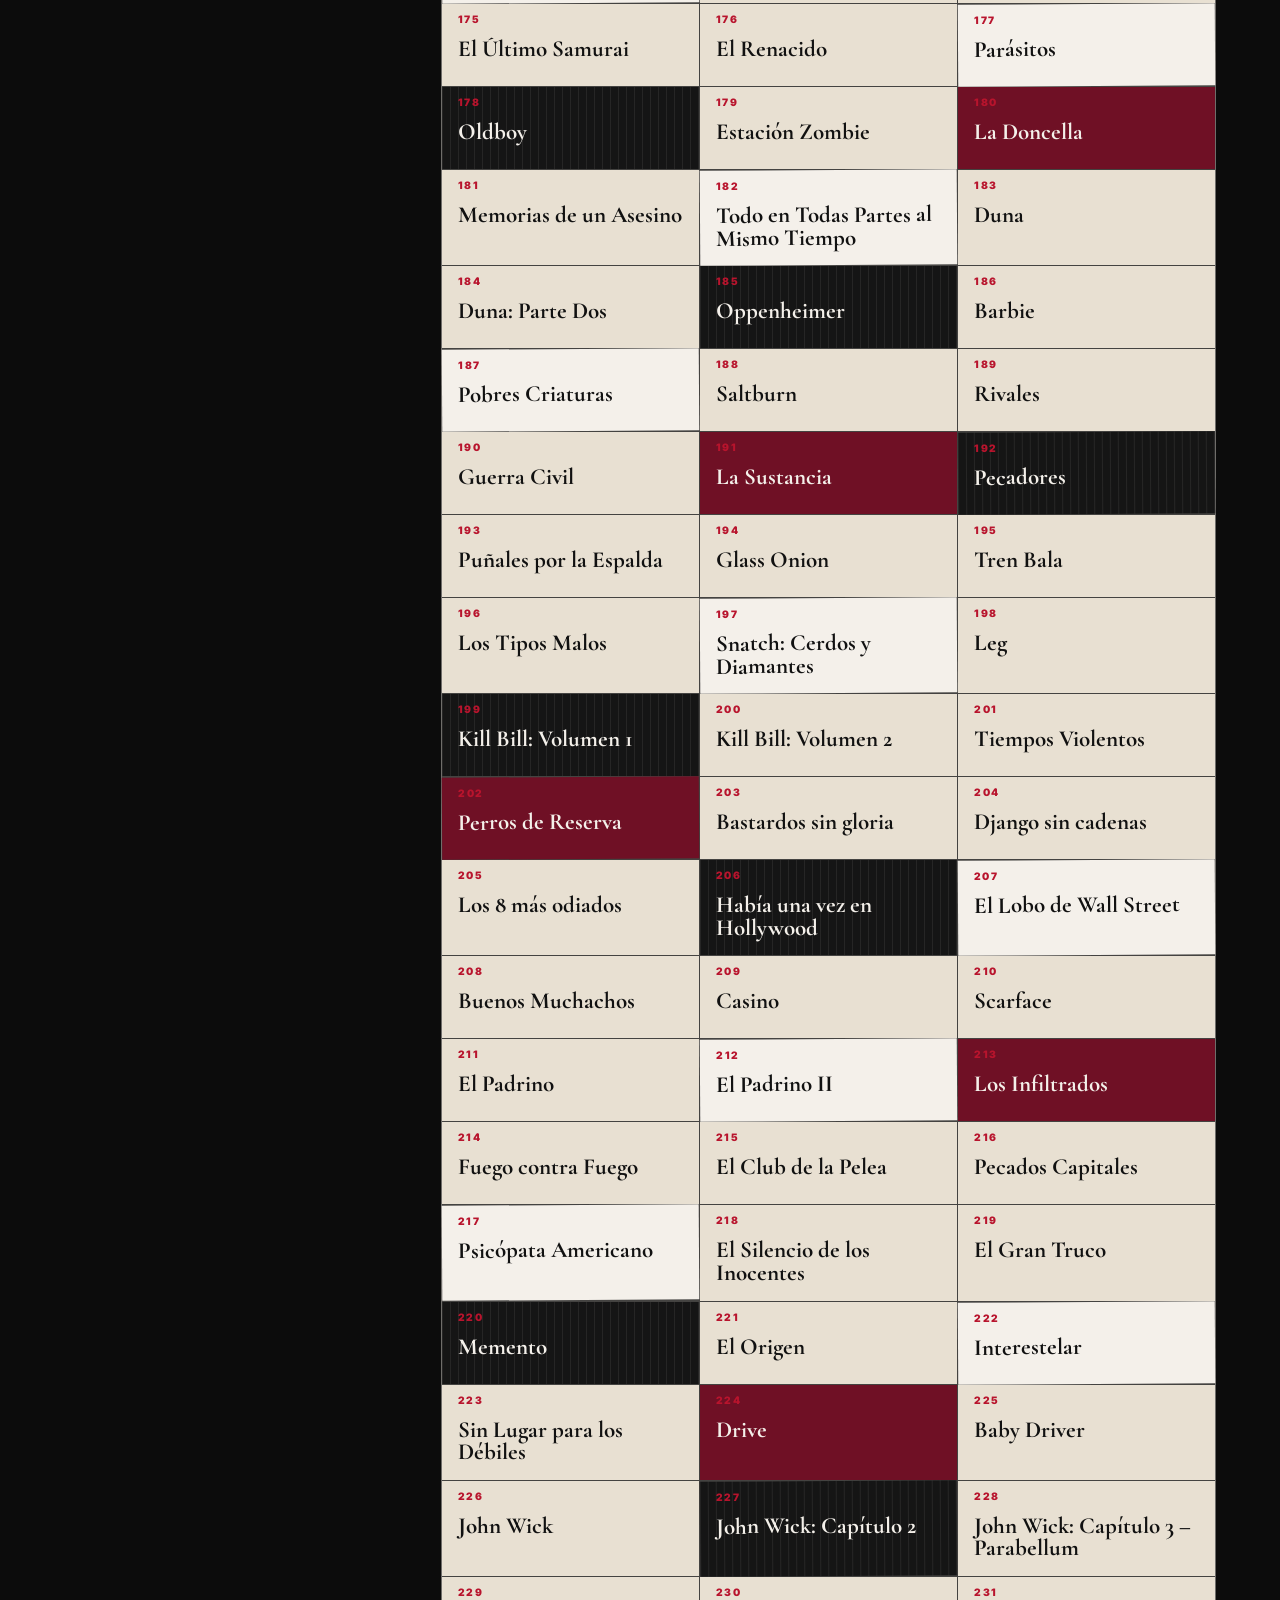
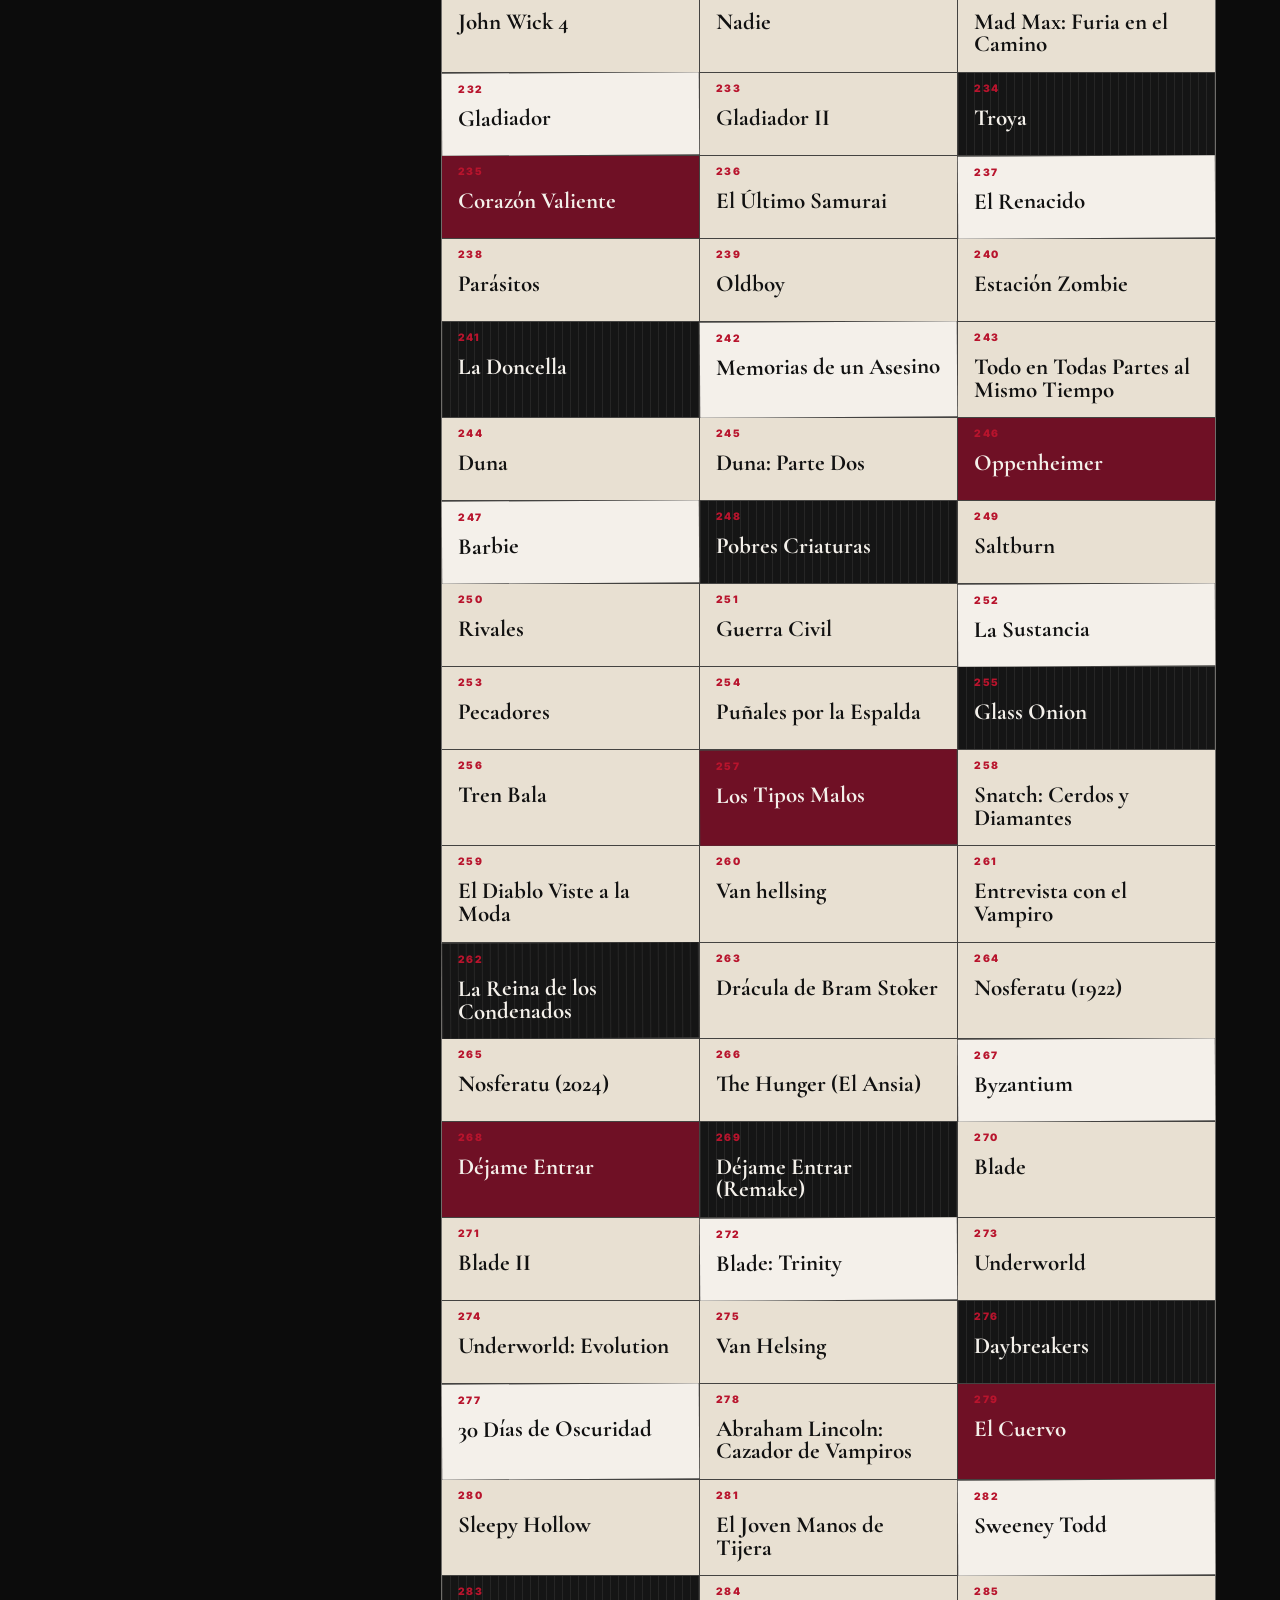
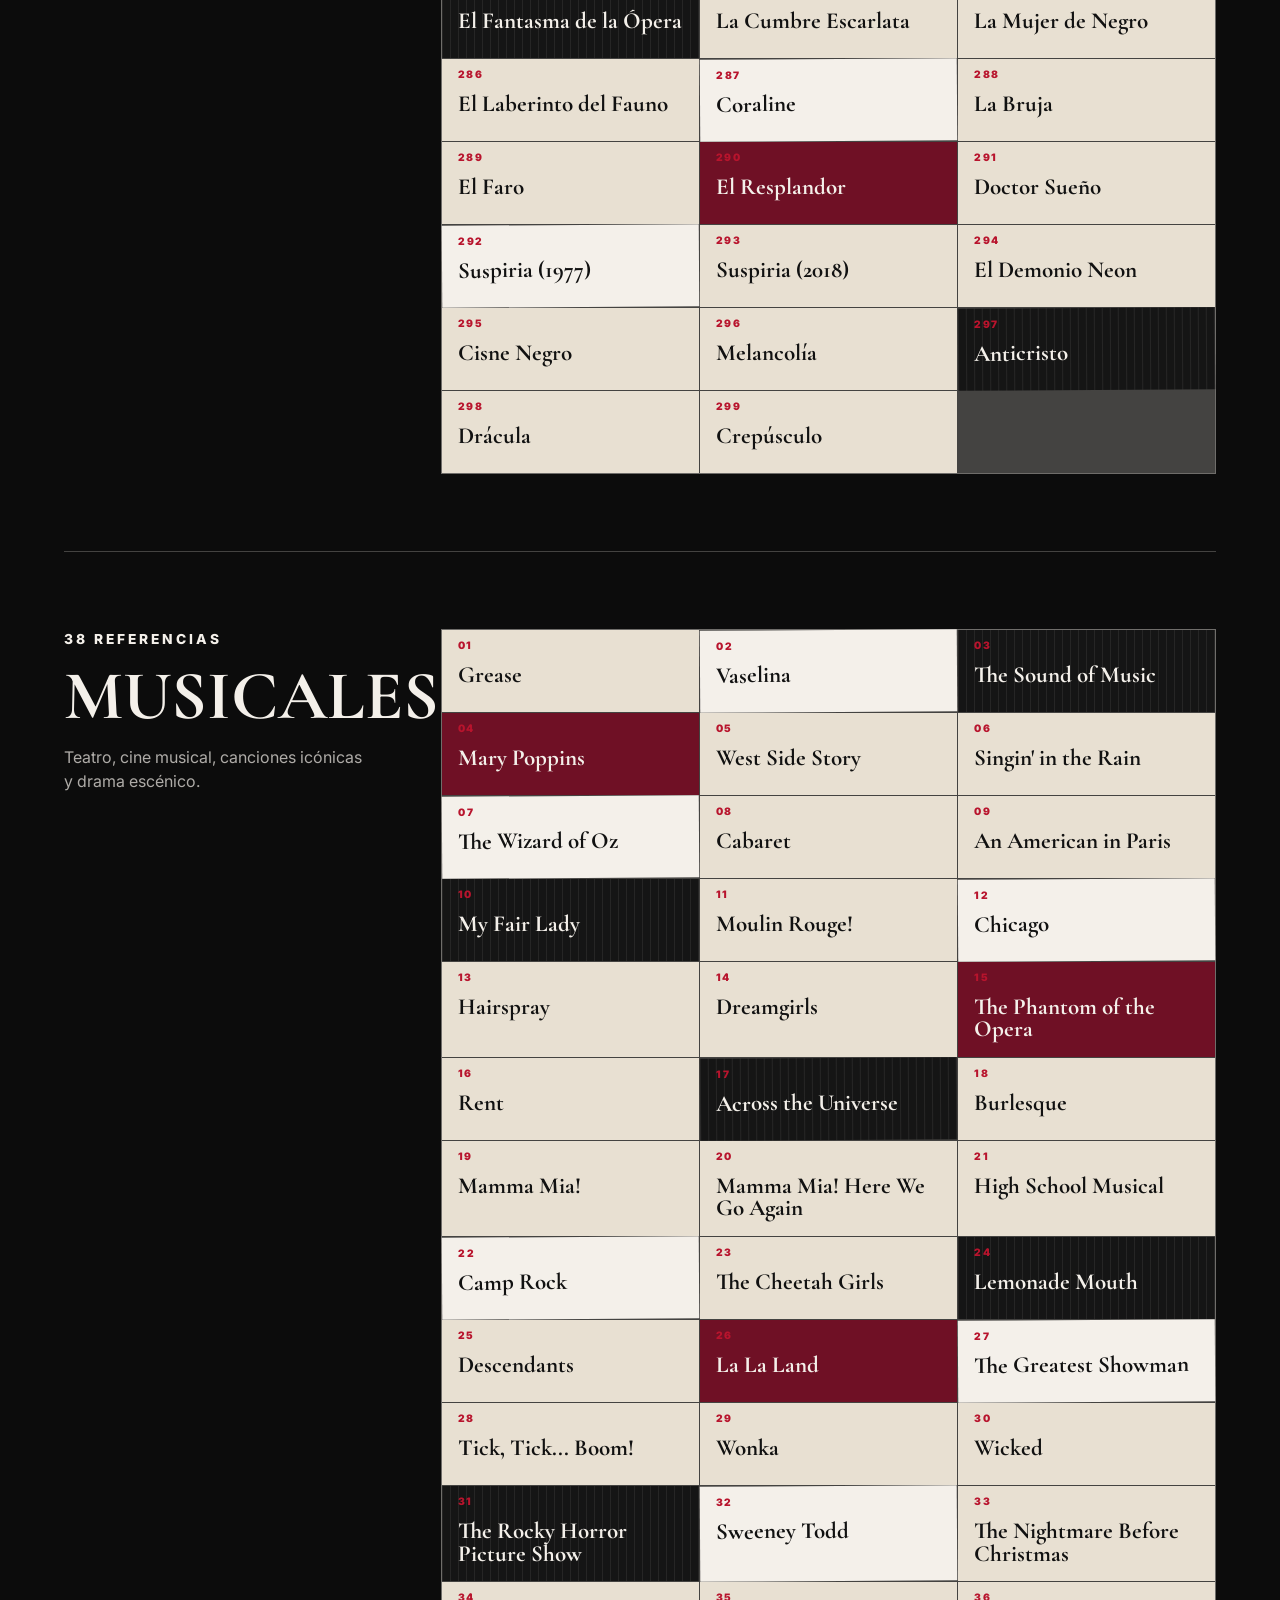
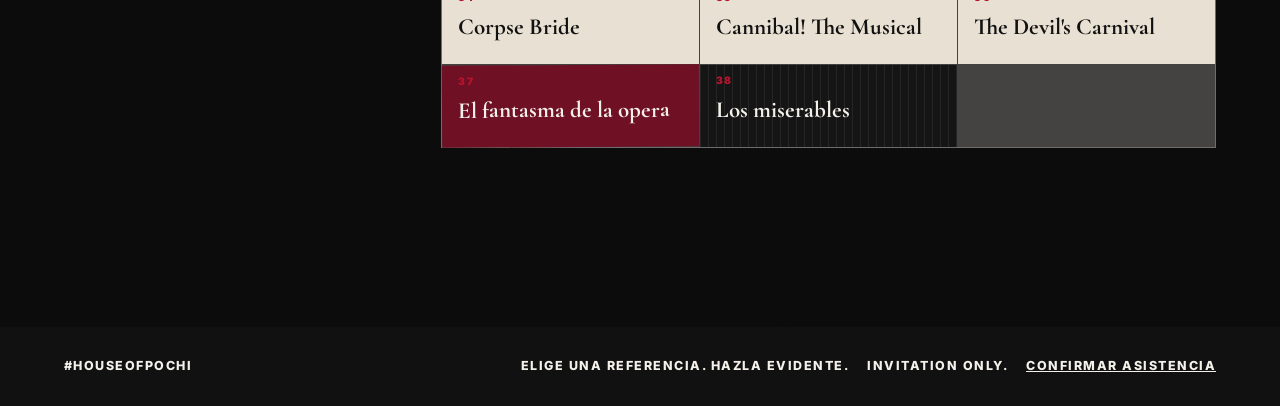
<file: site/recomendaciones.html>
<!doctype html>
<html lang="es">
  <head>
    <meta charset="utf-8">
    <meta name="viewport" content="width=device-width, initial-scale=1">
    <meta name="description" content="Recomendaciones de temáticas para el dresscode de House of Pochi.">
    <meta name="theme-color" content="#0d0d0d">
    <meta property="og:type" content="website">
    <meta property="og:url" content="https://gatitapochi.cl/recomendaciones.html">
    <meta property="og:site_name" content="House of Pochi">
    <meta property="og:title" content="Outfit Pochi's tips - House of Pochi">
    <meta property="og:description" content="Música, películas, series y musicales para elegir una referencia de disfraz.">
    <meta property="og:image" content="https://gatitapochi.cl/assets/og-invitation-glam.jpg">
    <meta property="og:image:secure_url" content="https://gatitapochi.cl/assets/og-invitation-glam.jpg">
    <meta name="twitter:card" content="summary_large_image">
    <meta name="twitter:title" content="Outfit Pochi's tips - House of Pochi">
    <meta name="twitter:description" content="Música, películas, series y musicales para elegir una referencia de disfraz.">
    <meta name="twitter:image" content="https://gatitapochi.cl/assets/og-invitation-glam.jpg">
    <title>Outfit Pochi's tips | House of Pochi</title>
    <link rel="icon" type="image/png" sizes="32x32" href="assets/favicon-32.png?v=20260702-cake-icon">
    <link rel="apple-touch-icon" sizes="180x180" href="assets/apple-touch-icon.png?v=20260702-cake-icon">
    <link rel="preconnect" href="https://fonts.googleapis.com">
    <link rel="preconnect" href="https://fonts.gstatic.com" crossorigin>
    <link href="https://fonts.googleapis.com/css2?family=Cormorant+Garamond:wght@500;600;700&family=Inter:wght@400;500;600;700;800&display=swap" rel="stylesheet">
    <link rel="stylesheet" href="styles.css?v=20260705-recomendaciones">
    <script src="recomendaciones.js?v=20260705" defer></script>
  </head>
  <body class="recommendations-page">
    <a class="skip-link" href="#recommendations-main">Saltar al contenido</a>
    <header class="site-header recommendations-header" aria-label="Navegacion principal">
      <a class="brand-mark" href="index.html#cover">HOUSE OF POCHI</a>
      <nav>
        <a href="index.html#dress-code">Dresscode</a>
        <a href="#musica">Música</a>
        <a href="#peliculas-y-series">Películas</a>
        <a href="#musicales">Musicales</a>
      </nav>
    </header>

    <main id="recommendations-main">
      <section class="recommendations-hero" aria-labelledby="recommendations-title">
        <div class="section-index">R</div>
        <div class="recommendations-copy">
          <p class="kicker">Archivo de referencias</p>
          <h1 id="recommendations-title">
            <span>Outfit</span>
            <span>Pochi's tips</span>
          </h1>
          <p>Elige una referencia desde la música, el cine, las series o los musicales favoritos de Pochi. La idea no es copiar perfecto: es que el concepto se entienda y tenga intención.</p>
          <a class="enter-link" href="index.html#dress-code">Volver al dresscode</a>
        </div>

        <div class="reference-collage" aria-label="Referencias visuales para disfraces">
          <figure class="reference-photo reference-mcr">
            <img src="assets/gerard-way-collage2.png" alt="Referencia visual inspirada en My Chemical Romance">
            <figcaption>My Chemical Romance</figcaption>
          </figure>
          <figure class="reference-photo reference-stage">
            <img src="assets/gerard-way-collage.png?v=20260703-gerard-stage" alt="Referencia escénica de estética emo">
            <figcaption>Black parade energy</figcaption>
          </figure>
          <div class="reference-poster poster-clueless" role="img" aria-label="Referencia visual inspirada en Clueless">
            <span>Clueless</span>
          </div>
          <div class="reference-poster poster-prada" role="img" aria-label="Referencia visual inspirada en The Devil Wears Prada">
            <span>The Devil Wears Prada</span>
          </div>
          <div class="reference-poster poster-vampire" role="img" aria-label="Referencia visual inspirada en vampiros clásicos">
            <span>Vampire classics</span>
          </div>
        </div>
      </section>

      <section class="theme-guide" aria-labelledby="guide-title">
        <p class="kicker">Cómo elegir</p>
        <h2 id="guide-title">Tres rutas posibles</h2>
        <div class="theme-route-grid">
          <article>
            <h3>Música</h3>
            <p>Bandas, artistas, videoclips, eras visuales, tours o estética de fandom. Puede ir desde MCR y pop punk hasta K-pop o divas pop.</p>
          </article>
          <article>
            <h3>Películas y Series</h3>
            <p>Personajes, villanas, vampiros, teen movies, fantasía, clásicos románticos, terror elegante o cine de culto.</p>
          </article>
          <article>
            <h3>Musicales</h3>
            <p>Brillo, teatro, canciones icónicas, personajes reconocibles y dramatismo suficiente para entrar como si se abriera el telón.</p>
          </article>
        </div>
      </section>

      <section class="theme-lists" aria-label="Listado completo de temáticas">
        <div id="theme-status" class="theme-status">Cargando recomendaciones...</div>
        <div id="theme-lists"></div>
      </section>
    </main>

    <footer class="footer">
      <p>#HouseOfPochi</p>
      <strong>Elige una referencia. Hazla evidente.</strong>
      <span>Invitation only.</span>
      <a href="index.html#rsvp">Confirmar asistencia</a>
    </footer>
  </body>
</html>
</file>
<file: site/styles.css>
:root {
  --color-ink: #111111;
  --color-paper: #f4f0ea;
  --color-warm: #fffaf1;
  --color-burgundy: #6f1025;
  --color-blood: #b8142d;
  --color-champagne: #c8b58a;
  --color-newsprint: #e8e0d2;
  --color-xerox: #050505;
  --color-muted: #77706a;
  --color-line: rgba(17, 17, 17, 0.16);
  --color-line-light: rgba(244, 240, 234, 0.24);
  --font-serif: "Cormorant Garamond", Georgia, "Times New Roman", serif;
  --font-sans: "Inter", Arial, sans-serif;
  --header-height: 72px;
}

* {
  box-sizing: border-box;
}

html {
  scroll-behavior: smooth;
  overflow-x: hidden;
}

body {
  margin: 0;
  background: var(--color-paper);
  color: var(--color-ink);
  font-family: var(--font-sans);
  line-height: 1.5;
  cursor: default;
  overflow-x: hidden;
}

body::before {
  position: fixed;
  inset: 0;
  z-index: 20;
  pointer-events: none;
  content: "";
  opacity: 0.2;
  background-image:
    linear-gradient(rgba(17, 17, 17, 0.04) 1px, transparent 1px),
    linear-gradient(90deg, rgba(17, 17, 17, 0.03) 1px, transparent 1px);
  background-size: 38px 38px;
  mix-blend-mode: multiply;
}

a {
  color: inherit;
}

button,
input,
textarea {
  font: inherit;
}

.skip-link {
  position: fixed;
  top: 12px;
  left: 12px;
  z-index: 50;
  padding: 10px 14px;
  color: var(--color-paper);
  background: var(--color-ink);
  transform: translateY(-160%);
}

.skip-link:focus {
  transform: translateY(0);
}

.cursor-dot {
  position: fixed;
  z-index: 100;
  top: 50%;
  left: 50%;
  width: 18px;
  height: 18px;
  border: 1px solid var(--color-burgundy);
  border-radius: 50%;
  pointer-events: none;
  transform: translate(-50%, -50%);
  opacity: 0;
  transition: opacity 160ms ease, width 160ms ease, height 160ms ease;
}

.site-header {
  position: fixed;
  top: 0;
  right: 0;
  left: 0;
  z-index: 30;
  display: flex;
  align-items: center;
  justify-content: space-between;
  min-height: var(--header-height);
  padding: 18px clamp(18px, 4vw, 56px);
  color: var(--color-paper);
  mix-blend-mode: difference;
}

.brand-mark,
.site-header nav a {
  text-decoration: none;
}

.brand-mark {
  max-width: 48vw;
  overflow: hidden;
  font-size: 0.78rem;
  font-weight: 800;
  letter-spacing: 0.16em;
  text-overflow: ellipsis;
  white-space: nowrap;
}

.site-header nav {
  display: flex;
  gap: clamp(14px, 3vw, 34px);
  font-size: 0.78rem;
  font-weight: 700;
  letter-spacing: 0.12em;
  text-transform: uppercase;
}

.cover {
  position: relative;
  display: grid;
  grid-template-columns: minmax(0, 0.98fr) minmax(340px, 0.9fr);
  gap: clamp(20px, 4vw, 64px);
  min-height: 100svh;
  padding: calc(var(--header-height) + 26px) clamp(20px, 5vw, 78px) 40px;
  overflow: hidden;
  color: var(--color-paper);
  background:
    radial-gradient(circle at 74% 30%, rgba(184, 20, 45, 0.38), transparent 28%),
    linear-gradient(135deg, transparent 0 46%, rgba(255, 255, 255, 0.035) 46% 47%, transparent 47%),
    linear-gradient(110deg, #0d0d0d 0%, #191513 52%, #0a0a0a 100%);
  box-shadow: inset 0 -150px 130px rgba(9, 9, 9, 0.96);
}

.cover::before,
.cover::after {
  position: absolute;
  z-index: 1;
  pointer-events: none;
  content: "";
}

.cover::before {
  right: 9%;
  top: 16%;
  width: min(42vw, 620px);
  height: 1px;
  background: rgba(244, 240, 234, 0.28);
  box-shadow:
    0 54px 0 rgba(184, 20, 45, 0.28),
    0 108px 0 rgba(244, 240, 234, 0.12);
  transform: rotate(-5deg);
}

.cover::after {
  left: 43%;
  top: 0;
  width: 72px;
  height: 110%;
  background:
    repeating-linear-gradient(0deg, rgba(244, 240, 234, 0.09) 0 2px, transparent 2px 10px),
    rgba(255, 255, 255, 0.025);
  transform: rotate(38deg);
}

.texture {
  position: fixed;
  inset: 0;
  z-index: 0;
  pointer-events: none;
  background-image:
    repeating-linear-gradient(90deg, rgba(255, 255, 255, 0.05) 0 1px, transparent 1px 10px),
    repeating-linear-gradient(0deg, rgba(255, 255, 255, 0.035) 0 1px, transparent 1px 8px);
  opacity: 0.22;
  animation: grainShift 16s linear infinite;
}

.cover-copy {
  position: relative;
  z-index: 2;
  align-self: end;
  max-width: 760px;
}

.kicker {
  margin: 0 0 18px;
  font-size: clamp(0.72rem, 1.2vw, 0.86rem);
  font-weight: 800;
  letter-spacing: 0.22em;
  text-transform: uppercase;
}

h1,
h2,
h3,
p {
  overflow-wrap: anywhere;
}

.editorial-title,
.editorial-title span,
.limited-edition,
.details .section-heading h2,
.pochi-label,
.pochi-rip,
.pochi-caption {
  overflow-wrap: normal;
  word-break: normal;
  hyphens: manual;
}

.cover h1 {
  max-width: 11ch;
  margin: 0;
  font-family: var(--font-serif);
  font-size: 9.25rem;
  font-weight: 700;
  line-height: 0.78;
  text-transform: uppercase;
}

.cover-subtitle {
  max-width: 520px;
  margin: 22px 0 22px;
  font-family: var(--font-serif);
  font-size: 2.15rem;
  line-height: 1;
}

.costume-stamp {
  display: inline-block;
  margin: 0 0 22px;
  padding: 10px 14px;
  color: var(--color-paper);
  background: var(--color-blood);
  box-shadow: 7px 7px 0 rgba(244, 240, 234, 0.12);
  font-size: 0.72rem;
  font-weight: 900;
  letter-spacing: 0.18em;
  text-transform: uppercase;
  transform: rotate(-2deg);
}

.cover-meta {
  display: flex;
  flex-wrap: wrap;
  gap: 14px 28px;
  max-width: 780px;
  padding-top: 20px;
  border-top: 1px solid var(--color-line-light);
  color: rgba(244, 240, 234, 0.78);
  font-size: 0.86rem;
  letter-spacing: 0.08em;
  text-transform: uppercase;
}

.enter-link {
  display: inline-flex;
  min-height: 48px;
  align-items: center;
  color: var(--color-paper);
  font-size: 0.78rem;
  font-weight: 800;
  letter-spacing: 0.2em;
  text-decoration: none;
  text-transform: uppercase;
}

.enter-link::after {
  width: 72px;
  height: 1px;
  margin-left: 18px;
  background: currentColor;
  content: "";
  transition: width 180ms ease;
}

.enter-link:hover::after,
.enter-link:focus-visible::after {
  width: 104px;
}

.cover-actions,
.gift-popup-actions {
  display: flex;
  flex-wrap: wrap;
  gap: 14px;
  align-items: center;
}

.cover-actions {
  margin-top: 32px;
}

.wishlist-link {
  display: inline-flex;
  min-height: 50px;
  align-items: center;
  justify-content: center;
  padding: 0 20px;
  color: var(--color-paper);
  background: var(--color-blood);
  border: 1px solid rgba(244, 240, 234, 0.36);
  box-shadow:
    7px 7px 0 rgba(244, 240, 234, 0.11),
    14px 14px 0 rgba(0, 0, 0, 0.24);
  font-size: 0.76rem;
  font-weight: 900;
  letter-spacing: 0.16em;
  line-height: 1;
  text-decoration: none;
  text-transform: uppercase;
  transform: rotate(-1.5deg);
  transition: transform 160ms ease, background 160ms ease;
}

.wishlist-link:hover,
.wishlist-link:focus-visible {
  background: var(--color-burgundy);
  transform: translateY(-2px) rotate(-1.5deg);
}

.cover-art {
  position: relative;
  z-index: 1;
  height: clamp(430px, 62svh, 620px);
  min-height: 0;
  align-self: center;
  filter: drop-shadow(0 26px 60px rgba(0, 0, 0, 0.42));
}

.cover-art::before,
.cover-art::after {
  position: absolute;
  z-index: 0;
  content: "";
}

.cover-art::before {
  inset: 5% 10% 8% 5%;
  background:
    linear-gradient(90deg, rgba(5, 5, 5, 0.22) 1px, transparent 1px),
    linear-gradient(var(--color-newsprint), #c9bea7);
  background-size: 8px 100%, 100% 100%;
  clip-path: polygon(0 5%, 96% 0, 100% 91%, 7% 100%);
  opacity: 0.2;
  transform: rotate(-3deg);
}

.cover-art::after {
  right: 2%;
  bottom: 7%;
  width: 48%;
  height: 18%;
  background:
    repeating-linear-gradient(-8deg, var(--color-paper) 0 10px, transparent 10px 18px),
    var(--color-blood);
  clip-path: polygon(4% 15%, 100% 0, 92% 78%, 0 100%);
  opacity: 0.74;
  transform: rotate(5deg);
  mix-blend-mode: screen;
}

.art-frame {
  position: absolute;
  border: 1px solid var(--color-line-light);
  z-index: 1;
}

.frame-one {
  inset: 7% 4% 5% 16%;
}

.frame-two {
  inset: 17% 18% 18% 3%;
  border-color: rgba(200, 181, 138, 0.45);
}

.editorial-figure {
  position: absolute;
  z-index: 4;
  right: 17%;
  bottom: 9%;
  width: min(58%, 330px);
  height: 76%;
}

.figure-head,
.figure-neck,
.figure-coat,
.figure-lapel {
  position: absolute;
  display: block;
}

.figure-head {
  top: 0;
  left: 50%;
  width: 92px;
  height: 118px;
  border: 1px solid rgba(244, 240, 234, 0.6);
  border-radius: 52% 48% 46% 54%;
  background: linear-gradient(145deg, #1b1715, #6f1025);
  transform: translateX(-50%);
}

.figure-neck {
  top: 106px;
  left: 50%;
  width: 36px;
  height: 80px;
  background: #1b1715;
  transform: translateX(-50%);
}

.figure-coat {
  right: 0;
  bottom: 0;
  left: 0;
  height: 72%;
  clip-path: polygon(50% 0, 100% 28%, 86% 100%, 13% 100%, 0 28%);
  background:
    linear-gradient(120deg, transparent 0 45%, rgba(244, 240, 234, 0.18) 45% 46%, transparent 46%),
    linear-gradient(180deg, #1a1716 0%, #0a0a0a 100%);
  border: 1px solid rgba(244, 240, 234, 0.2);
}

.figure-lapel {
  top: 31%;
  left: 50%;
  width: 1px;
  height: 64%;
  background: rgba(244, 240, 234, 0.42);
}

.type-strip {
  position: absolute;
  z-index: 6;
  padding: 9px 12px;
  border-top: 1px solid rgba(244, 240, 234, 0.42);
  border-bottom: 1px solid rgba(244, 240, 234, 0.42);
  color: rgba(244, 240, 234, 0.74);
  font-size: 0.72rem;
  font-weight: 800;
  letter-spacing: 0.22em;
}

.strip-left {
  top: 21%;
  left: 2%;
  transform: rotate(-90deg);
}

.strip-right {
  right: -4%;
  bottom: 24%;
  transform: rotate(90deg);
}

.issue-number {
  position: absolute;
  z-index: 2;
  right: 7%;
  top: 4%;
  color: transparent;
  -webkit-text-stroke: 1px rgba(244, 240, 234, 0.58);
  font-family: var(--font-serif);
  font-size: clamp(8rem, 17vw, 15rem);
  line-height: 1;
}

.collage-note,
.collage-rip,
.special-guest,
.ink-skull {
  position: absolute;
  z-index: 7;
}

.collage-note {
  max-width: 190px;
  padding: 14px 16px;
  color: var(--color-xerox);
  background: var(--color-newsprint);
  border: 1px solid rgba(5, 5, 5, 0.35);
  box-shadow: 12px 12px 0 rgba(0, 0, 0, 0.24);
  font-family: var(--font-serif);
  font-size: clamp(1.2rem, 2.1vw, 2rem);
  font-weight: 700;
  line-height: 0.94;
  text-transform: uppercase;
}

.note-one {
  top: 8%;
  left: 12%;
  transform: rotate(-7deg);
}

.note-two {
  right: 4%;
  bottom: 4%;
  color: var(--color-paper);
  background: #171717;
  border-color: rgba(244, 240, 234, 0.34);
  transform: rotate(8deg);
}

.special-guest {
  top: 18%;
  left: 42%;
  width: min(31vw, 300px);
  min-width: 210px;
  margin: 0;
  padding: 10px 10px 14px;
  color: var(--color-xerox);
  background: var(--color-newsprint);
  border: 1px solid rgba(244, 240, 234, 0.5);
  box-shadow:
    18px 18px 0 rgba(0, 0, 0, 0.32),
    0 0 0 1px rgba(5, 5, 5, 0.42) inset;
  transform: rotate(4deg);
}

.special-guest::before,
.special-guest::after {
  position: absolute;
  z-index: 2;
  height: 22px;
  background: rgba(244, 240, 234, 0.72);
  box-shadow: 0 1px 0 rgba(5, 5, 5, 0.18);
  content: "";
}

.special-guest::before {
  top: -12px;
  left: 18px;
  width: 78px;
  transform: rotate(-8deg);
}

.special-guest::after {
  right: 18px;
  bottom: 48px;
  width: 92px;
  transform: rotate(9deg);
}

.special-guest img {
  display: block;
  width: 100%;
  aspect-ratio: 0.86;
  object-fit: cover;
  object-position: center top;
  filter: saturate(0.78) contrast(1.08);
  mix-blend-mode: multiply;
}

.special-guest figcaption {
  position: relative;
  z-index: 3;
  margin-top: 10px;
  padding: 8px 10px;
  color: var(--color-paper);
  background: var(--color-blood);
  font-size: 0.72rem;
  font-weight: 900;
  letter-spacing: 0.08em;
  line-height: 1.05;
  text-transform: uppercase;
  transform: rotate(-1deg);
}

.collage-rip {
  padding: 9px 18px;
  color: var(--color-paper);
  background: var(--color-blood);
  font-size: 0.76rem;
  font-weight: 900;
  letter-spacing: 0.16em;
  text-transform: uppercase;
  clip-path: polygon(0 18%, 9% 0, 25% 16%, 42% 2%, 58% 16%, 75% 0, 100% 18%, 94% 100%, 8% 86%);
}

.rip-one {
  left: 4%;
  bottom: 16%;
  transform: rotate(6deg);
}

.rip-two {
  right: 20%;
  top: 28%;
  background: var(--color-paper);
  color: var(--color-xerox);
  transform: rotate(-9deg);
}

.ink-skull {
  right: 6%;
  top: 36%;
  width: 122px;
  aspect-ratio: 1;
  border: 11px solid var(--color-paper);
  border-radius: 47% 47% 42% 42%;
  opacity: 0.92;
  transform: rotate(11deg);
}

.ink-skull::before,
.ink-skull::after,
.ink-skull span {
  position: absolute;
  display: block;
  content: "";
  background: var(--color-xerox);
}

.ink-skull::before,
.ink-skull::after {
  top: 36px;
  width: 24px;
  height: 27px;
  border-radius: 50%;
}

.ink-skull::before {
  left: 28px;
}

.ink-skull::after {
  right: 28px;
}

.ink-skull span:first-child {
  left: 50%;
  bottom: 24px;
  width: 44px;
  height: 10px;
  transform: translateX(-50%);
}

.ink-skull span:last-child {
  left: 50%;
  bottom: -22px;
  width: 72px;
  height: 38px;
  clip-path: polygon(0 0, 100% 0, 82% 100%, 18% 100%);
  transform: translateX(-50%);
}

.section-band {
  position: relative;
  padding: clamp(76px, 11vw, 148px) clamp(20px, 5vw, 78px);
  border-bottom: 0;
}

.invert {
  color: var(--color-paper);
  background: var(--color-ink);
}

.section-index {
  position: absolute;
  top: clamp(28px, 5vw, 54px);
  right: clamp(20px, 5vw, 78px);
  color: var(--color-burgundy);
  font-family: var(--font-serif);
  font-size: clamp(3.2rem, 8vw, 8rem);
  line-height: 0.8;
  opacity: 0.82;
}

.manifesto-grid {
  display: grid;
  grid-template-columns: minmax(0, 0.86fr) minmax(250px, 0.42fr) minmax(280px, 0.62fr);
  gap: clamp(24px, 4vw, 68px);
  align-items: center;
}

.manifesto {
  overflow: hidden;
  color: var(--color-paper);
  background:
    linear-gradient(180deg, #090909 0%, rgba(9, 9, 9, 0) 20%),
    radial-gradient(circle at 78% 34%, rgba(184, 20, 45, 0.24), transparent 28%),
    linear-gradient(110deg, #090909 0%, #14100f 56%, #211214 100%);
  box-shadow:
    inset 0 120px 120px rgba(9, 9, 9, 0.98),
    inset 0 -100px 110px rgba(12, 12, 12, 0.74);
}

.manifesto.section-band {
  padding-top: clamp(70px, 8vw, 112px);
  padding-bottom: clamp(70px, 8vw, 112px);
}

.manifesto::before,
.manifesto::after {
  position: absolute;
  pointer-events: none;
  content: "";
}

.manifesto::before {
  inset: 0;
  opacity: 0.22;
  background:
    repeating-linear-gradient(90deg, rgba(244, 240, 234, 0.06) 0 1px, transparent 1px 12px),
    repeating-linear-gradient(0deg, rgba(244, 240, 234, 0.04) 0 1px, transparent 1px 10px);
}

.manifesto::after {
  left: -8%;
  bottom: 10%;
  width: 62%;
  height: 70px;
  background:
    repeating-linear-gradient(-12deg, rgba(244, 240, 234, 0.12) 0 2px, transparent 2px 10px),
    rgba(255, 255, 255, 0.035);
  transform: rotate(-7deg);
}

.manifesto-title-wrap {
  position: relative;
  z-index: 2;
}

.editorial-title,
.section-heading h2,
.rsvp-copy h2,
.admin-panel h2,
.confirmation h2 {
  margin: 0;
  font-family: var(--font-serif);
  font-size: clamp(3rem, 8vw, 9rem);
  line-height: 0.86;
  text-transform: uppercase;
}

.manifesto .editorial-title {
  display: grid;
  gap: clamp(18px, 3vw, 34px);
  font-size: clamp(3rem, 4.8vw, 6.2rem);
}

.manifesto .editorial-title > span:first-child {
  max-width: 12ch;
  color: var(--color-paper);
  text-shadow: 0 12px 42px rgba(0, 0, 0, 0.48);
}

.limited-edition {
  display: inline-block;
  width: fit-content;
  max-width: 12ch;
  padding: clamp(14px, 2vw, 22px);
  color: var(--color-xerox);
  background: var(--color-newsprint);
  box-shadow:
    15px 15px 0 rgba(184, 20, 45, 0.72),
    24px 24px 0 rgba(0, 0, 0, 0.38);
  line-height: 0.82;
  transform: rotate(-2.5deg);
}

.limited-edition::before {
  display: block;
  margin-bottom: 12px;
  color: var(--color-blood);
  font-family: var(--font-sans);
  font-size: 0.72rem;
  font-weight: 900;
  letter-spacing: 0.22em;
  line-height: 1;
  content: "HOUSE CUT";
}

.manifesto-copy {
  position: relative;
  z-index: 2;
  max-width: 720px;
  font-size: clamp(1.04rem, 1.6vw, 1.35rem);
}

.manifesto-copy p {
  padding-left: 18px;
  border-left: 3px solid var(--color-blood);
}

.pull-quote {
  position: relative;
  z-index: 2;
  grid-column: 3;
  margin: 0;
  padding: 26px 0 0 18px;
  border-top: 1px solid rgba(244, 240, 234, 0.24);
  border-left: 1px solid var(--color-blood);
  font-family: var(--font-serif);
  font-size: clamp(1.6rem, 3vw, 3rem);
  line-height: 0.98;
}

.pull-quote span,
.pull-quote strong {
  display: block;
}

.pochi-collage {
  position: relative;
  z-index: 3;
  min-height: 500px;
}

.pochi-sticker {
  position: absolute;
  right: 4%;
  bottom: 8%;
  width: min(82%, 300px);
  aspect-ratio: 0.57;
  background: var(--color-paper);
  filter: drop-shadow(24px 24px 0 rgba(0, 0, 0, 0.38));
  transform: rotate(4deg);
}

.pochi-sticker::before {
  position: absolute;
  inset: -14px;
  z-index: -1;
  background: var(--color-paper);
  clip-path: polygon(48% 0, 75% 4%, 92% 18%, 100% 44%, 92% 70%, 78% 100%, 22% 100%, 4% 74%, 0 45%, 7% 18%, 24% 5%);
  content: "";
}

.pochi-sticker::after {
  position: absolute;
  top: -18px;
  left: 18%;
  width: 120px;
  height: 26px;
  background: rgba(244, 240, 234, 0.74);
  box-shadow: 0 1px 0 rgba(5, 5, 5, 0.18);
  content: "";
  transform: rotate(-8deg);
}

.pochi-sticker img {
  display: block;
  width: 100%;
  height: 100%;
  object-fit: cover;
  object-position: 64% 48%;
  clip-path: polygon(45% 0, 71% 2%, 91% 17%, 99% 45%, 90% 72%, 77% 100%, 22% 100%, 5% 74%, 0 46%, 8% 19%, 24% 4%);
  filter: saturate(0.9) contrast(1.06);
}

.pochi-label,
.pochi-rip,
.pochi-caption {
  position: absolute;
  z-index: 4;
  text-transform: uppercase;
}

.pochi-label {
  top: 4%;
  left: -8%;
  max-width: 250px;
  padding: 12px 14px;
  color: var(--color-xerox);
  background: var(--color-newsprint);
  box-shadow: 10px 10px 0 rgba(184, 20, 45, 0.64);
  font-family: var(--font-serif);
  font-size: clamp(1.1rem, 1.65vw, 1.45rem);
  font-weight: 700;
  line-height: 0.92;
  transform: rotate(-5deg);
}

.pochi-rip {
  left: 0;
  bottom: 18%;
  padding: 10px 18px;
  color: var(--color-paper);
  background: var(--color-blood);
  clip-path: polygon(0 15%, 11% 0, 30% 18%, 54% 0, 73% 14%, 100% 8%, 92% 100%, 14% 86%);
  font-size: 0.78rem;
  font-weight: 900;
  letter-spacing: 0.16em;
  transform: rotate(7deg);
}

.pochi-caption {
  right: 8%;
  bottom: 0;
  max-width: 270px;
  padding: 12px 14px;
  color: var(--color-paper);
  background: var(--color-xerox);
  border: 1px solid rgba(244, 240, 234, 0.28);
  font-size: 0.72rem;
  font-weight: 900;
  letter-spacing: 0.16em;
  transform: rotate(-2deg);
}

.section-heading {
  max-width: 980px;
  margin-bottom: clamp(36px, 6vw, 72px);
}

.details {
  overflow: hidden;
  background:
    linear-gradient(180deg, rgba(33, 18, 20, 0.92) 0%, rgba(12, 12, 12, 0) 18%),
    radial-gradient(circle at 84% 10%, rgba(184, 20, 45, 0.22), transparent 18%),
    linear-gradient(120deg, #0c0c0c 0%, #111 58%, #171011 100%);
  box-shadow:
    inset 0 110px 110px rgba(18, 13, 13, 0.72),
    inset 0 -96px 100px rgba(17, 17, 17, 0.86);
}

.details::before,
.details::after {
  position: absolute;
  pointer-events: none;
  content: "";
}

.details::before {
  top: 9%;
  right: 12%;
  width: min(42vw, 620px);
  height: 42px;
  background:
    repeating-linear-gradient(-10deg, rgba(244, 240, 234, 0.22) 0 2px, transparent 2px 10px),
    rgba(244, 240, 234, 0.04);
  transform: rotate(-6deg);
}

.details::after {
  right: 2%;
  bottom: 18%;
  width: min(44vw, 620px);
  height: 120px;
  border-top: 1px solid rgba(200, 181, 138, 0.32);
  border-bottom: 1px solid rgba(184, 20, 45, 0.34);
  transform: rotate(-3deg);
}

.details .section-heading {
  position: relative;
  z-index: 1;
  display: grid;
  max-width: min(100%, 980px);
  grid-template-columns: 1fr;
  gap: clamp(22px, 3vw, 34px);
  align-items: start;
  margin-left: clamp(0px, 3vw, 42px);
}

.details .kicker {
  width: fit-content;
  margin: 0;
  padding: 12px 18px;
  color: var(--color-xerox);
  background: var(--color-newsprint);
  box-shadow: 11px 11px 0 rgba(184, 20, 45, 0.7);
  letter-spacing: 0.2em;
  transform: rotate(-2deg);
}

.details .section-heading h2 {
  max-width: 11.5ch;
  color: var(--color-paper);
  font-size: clamp(4rem, 6.2vw, 7.2rem);
  line-height: 0.84;
  text-wrap: balance;
}

.call-sheet {
  position: relative;
  z-index: 1;
  display: grid;
  grid-template-columns: repeat(3, minmax(0, 1fr));
  margin: 0;
  background:
    repeating-linear-gradient(90deg, rgba(244, 240, 234, 0.035) 0 1px, transparent 1px 12px),
    rgba(8, 8, 8, 0.7);
  border-top: 1px solid var(--color-line-light);
  border-left: 1px solid var(--color-line-light);
  box-shadow: 18px 18px 0 rgba(0, 0, 0, 0.28);
}

.call-sheet div {
  position: relative;
  min-height: 156px;
  padding: 22px;
  border-right: 1px solid var(--color-line-light);
  border-bottom: 1px solid var(--color-line-light);
}

.call-sheet div:nth-child(2)::after,
.call-sheet div:nth-child(5)::after {
  position: absolute;
  right: 18px;
  bottom: 18px;
  width: 78px;
  height: 16px;
  background: rgba(244, 240, 234, 0.14);
  content: "";
  transform: rotate(-8deg);
}

.call-sheet dt {
  margin-bottom: 42px;
  color: rgba(244, 240, 234, 0.62);
  font-size: 0.74rem;
  font-weight: 800;
  letter-spacing: 0.18em;
  text-transform: uppercase;
}

.call-sheet dd {
  margin: 0;
  font-family: var(--font-serif);
  font-size: clamp(1.35rem, 2.4vw, 2.7rem);
  line-height: 1;
}

.location-note {
  position: relative;
  z-index: 1;
  display: inline-block;
  margin: 28px 0 0;
  padding: 14px 18px;
  color: var(--color-paper);
  background: var(--color-blood);
  box-shadow: 10px 10px 0 rgba(244, 240, 234, 0.08);
  font-weight: 800;
  letter-spacing: 0.18em;
  text-transform: uppercase;
  transform: rotate(-1deg);
}

.dress-layout,
.rsvp-grid {
  display: grid;
  grid-template-columns: minmax(0, 0.9fr) minmax(320px, 1.1fr);
  gap: clamp(36px, 6vw, 86px);
}

.dress-code {
  overflow: hidden;
}

.dress-code.section-band {
  padding-top: clamp(64px, 7vw, 104px);
  padding-bottom: clamp(58px, 7vw, 108px);
}

.dress-code .section-heading {
  max-width: min(100%, 1340px);
  margin-bottom: 0;
}

.dress-layout {
  grid-template-columns: 1fr;
  gap: clamp(22px, 3.2vw, 42px);
  align-items: start;
}

.section-heading .dress-title {
  display: flex;
  max-width: min(100%, 1260px);
  flex-wrap: wrap;
  gap: clamp(8px, 1.4vw, 22px) clamp(18px, 2.2vw, 34px);
  align-items: baseline;
  font-size: clamp(4.2rem, 8.1vw, 10.4rem);
  line-height: 0.82;
}

.dress-title span {
  display: block;
}

.dress-title > span:not(.dress-title-optional) {
  white-space: nowrap;
}

.dress-title-break {
  flex-basis: 100%;
  height: 0;
}

.dress-title .dress-title-code {
  color: var(--color-blood);
  text-shadow: 0.06em 0.06em 0 rgba(111, 16, 37, 0.18);
}

.dress-title .dress-title-optional {
  display: inline-flex;
  align-items: center;
  width: fit-content;
  max-width: none;
  flex: 0 1 auto;
  margin-top: clamp(2px, 0.8vw, 10px);
  padding: clamp(11px, 1.35vw, 18px) clamp(15px, 2vw, 26px);
  color: var(--color-paper);
  background:
    repeating-linear-gradient(-7deg, rgba(244, 240, 234, 0.08) 0 1px, transparent 1px 8px),
    var(--color-xerox);
  box-shadow:
    12px 12px 0 rgba(184, 20, 45, 0.82),
    21px 21px 0 rgba(17, 17, 17, 0.14);
  font-family: var(--font-sans);
  font-size: clamp(1.1rem, 1.85vw, 1.85rem);
  font-weight: 900;
  letter-spacing: 0.14em;
  line-height: 0.96;
  white-space: normal;
  overflow-wrap: normal;
  transform: rotate(-2deg);
}

.dress-intro {
  max-width: 840px;
  align-self: start;
  margin-top: clamp(4px, 1vw, 12px);
  font-size: clamp(1rem, 1.5vw, 1.26rem);
}

.collage-banner {
  display: grid;
  grid-template-columns: repeat(4, minmax(0, 1fr));
  gap: 1px;
  margin-top: clamp(28px, 4.5vw, 56px);
  background: var(--color-line);
  border: 1px solid var(--color-line);
}

.collage-banner span {
  min-height: 92px;
  padding: 18px;
  color: var(--color-paper);
  background:
    repeating-linear-gradient(90deg, rgba(244, 240, 234, 0.09) 0 1px, transparent 1px 7px),
    var(--color-ink);
  font-family: var(--font-serif);
  font-size: clamp(1.45rem, 2.9vw, 3.7rem);
  font-weight: 700;
  line-height: 0.88;
  text-transform: uppercase;
  overflow-wrap: normal;
  word-break: normal;
  hyphens: manual;
}

.collage-banner span:nth-child(2) {
  color: var(--color-xerox);
  background: var(--color-newsprint);
  transform: rotate(-1.5deg);
}

.collage-banner span:nth-child(3) {
  background: var(--color-blood);
  transform: rotate(1deg);
}

.collage-banner span:nth-child(4) {
  color: var(--color-champagne);
}

.no-excuses {
  margin-top: 28px;
  color: var(--color-burgundy);
  font-weight: 800;
  letter-spacing: 0.08em;
  text-transform: uppercase;
}

.lookbook {
  display: grid;
  grid-template-columns: repeat(3, minmax(0, 1fr));
  gap: 1px;
  margin-top: clamp(48px, 7vw, 86px);
  background: var(--color-line);
  border: 1px solid var(--color-line);
}

.look {
  position: relative;
  min-height: 285px;
  padding: clamp(20px, 2.2vw, 30px);
  overflow: hidden;
  background: var(--color-paper);
  transition: background 180ms ease, color 180ms ease;
}

.look::before {
  position: absolute;
  top: 14px;
  right: 14px;
  width: 64px;
  height: 18px;
  background: rgba(184, 20, 45, 0.82);
  content: "";
  transform: rotate(6deg);
}

.look::after {
  position: absolute;
  right: 24px;
  bottom: 22px;
  left: 24px;
  height: 1px;
  background: currentColor;
  content: "";
  opacity: 0.34;
}

.look:hover,
.look:focus-within {
  color: var(--color-paper);
  background:
    repeating-linear-gradient(-12deg, rgba(244, 240, 234, 0.08) 0 1px, transparent 1px 9px),
    var(--color-ink);
}

.look h3 {
  position: relative;
  z-index: 1;
  max-width: 13ch;
  margin: 0 0 16px;
  font-family: var(--font-serif);
  font-size: clamp(1.75rem, 2.35vw, 3rem);
  line-height: 0.94;
  text-transform: uppercase;
  overflow-wrap: normal;
  word-break: normal;
  hyphens: manual;
}

.look p {
  position: relative;
  z-index: 1;
  max-width: 28ch;
  margin: 0;
}

.look-shape {
  position: absolute;
  right: 20px;
  bottom: 18px;
  width: 44%;
  max-width: 190px;
  aspect-ratio: 0.72;
  border: 1px solid currentColor;
  opacity: 0.34;
}

.shape-01 { clip-path: polygon(50% 0, 72% 18%, 83% 100%, 16% 100%, 28% 18%); }
.shape-02 { border-radius: 50% 50% 4px 4px; transform: rotate(-8deg); }
.shape-03 { clip-path: polygon(12% 0, 100% 12%, 78% 100%, 0 84%); }
.shape-04 { clip-path: polygon(50% 0, 100% 100%, 0 100%); }
.shape-05 { border-radius: 50% 4px 50% 4px; transform: rotate(12deg); }
.shape-06 { clip-path: inset(0 12% 0 12%); }

.countdown {
  display: grid;
  grid-template-columns: repeat(4, minmax(0, 1fr));
  gap: clamp(12px, 3vw, 34px);
}

.countdown-section .section-heading {
  max-width: min(100%, 1560px);
}

.countdown-section .section-heading h2 {
  max-width: min(100%, 17.5ch);
  font-size: clamp(4rem, 6.7vw, 8.8rem);
  line-height: 0.84;
  text-wrap: balance;
}

.countdown div {
  display: flex;
  min-width: 0;
  flex-direction: column;
  justify-content: flex-start;
  border-top: 1px solid var(--color-line-light);
  padding-top: clamp(18px, 2.2vw, 28px);
}

.countdown strong {
  display: block;
  min-height: 0.88em;
  font-family: var(--font-serif);
  font-size: clamp(4rem, 10.4vw, 11.5rem);
  font-weight: 700;
  line-height: 0.9;
}

.countdown span {
  display: block;
  margin-top: clamp(20px, 2.1vw, 34px);
  color: rgba(244, 240, 234, 0.62);
  font-size: 0.75rem;
  font-weight: 800;
  letter-spacing: 0.18em;
  text-transform: uppercase;
}

.rsvp-form {
  display: grid;
  gap: 22px;
}

.rsvp-copy h2 {
  max-width: 10.5ch;
  font-size: clamp(2.55rem, 4.8vw, 5.9rem);
  line-height: 0.88;
  overflow-wrap: normal;
  text-wrap: balance;
}

.field,
fieldset {
  min-width: 0;
  margin: 0;
  padding: 0;
  border: 0;
}

.two-col {
  display: grid;
  grid-template-columns: repeat(2, minmax(0, 1fr));
  gap: 18px;
}

label,
legend {
  display: block;
  margin-bottom: 9px;
  font-size: 0.76rem;
  font-weight: 800;
  letter-spacing: 0.12em;
  text-transform: uppercase;
}

input,
textarea {
  width: 100%;
  min-height: 48px;
  padding: 12px 0;
  color: var(--color-ink);
  background: transparent;
  border: 0;
  border-bottom: 1px solid var(--color-ink);
  border-radius: 0;
  outline: none;
}

textarea {
  resize: vertical;
}

input:focus,
textarea:focus {
  border-bottom-color: var(--color-burgundy);
  box-shadow: 0 2px 0 var(--color-burgundy);
}

.radio-line,
.checkbox-line {
  display: flex;
  min-height: 44px;
  align-items: center;
  gap: 12px;
  margin: 0;
  letter-spacing: 0;
  text-transform: none;
}

.radio-line input,
.checkbox-line input {
  width: 18px;
  min-height: 18px;
  accent-color: var(--color-burgundy);
}

.error {
  display: block;
  min-height: 18px;
  margin-top: 6px;
  color: var(--color-burgundy);
  font-size: 0.78rem;
  font-weight: 700;
}

.form-actions {
  display: flex;
  flex-wrap: wrap;
  gap: 12px;
  margin-top: 10px;
}

.button-primary,
.button-ghost {
  min-height: 52px;
  padding: 0 22px;
  border: 1px solid var(--color-ink);
  border-radius: 0;
  cursor: pointer;
  font-size: 0.76rem;
  font-weight: 900;
  letter-spacing: 0.16em;
  text-transform: uppercase;
  transition: transform 160ms ease, background 160ms ease, color 160ms ease;
}

.button-primary {
  color: var(--color-paper);
  background: var(--color-ink);
}

.button-ghost {
  color: var(--color-ink);
  background: transparent;
}

.button-primary:hover,
.button-ghost:hover,
.button-primary:focus-visible,
.button-ghost:focus-visible {
  transform: translateY(-2px);
}

.button-primary:hover,
.button-primary:focus-visible {
  background: var(--color-burgundy);
}

.recommendations-link {
  position: relative;
  display: inline-flex;
  min-height: 50px;
  align-items: center;
  margin-top: 18px;
  padding: 0 18px;
  color: var(--color-paper);
  background: var(--color-blood);
  box-shadow:
    8px 8px 0 rgba(17, 17, 17, 0.16),
    16px 16px 0 rgba(184, 20, 45, 0.18);
  font-size: 0.76rem;
  font-weight: 900;
  letter-spacing: 0.16em;
  text-decoration: none;
  text-transform: uppercase;
  transform: rotate(-1.5deg);
  transition: transform 160ms ease, background 160ms ease;
}

.recommendations-link:hover,
.recommendations-link:focus-visible {
  background: var(--color-burgundy);
  transform: translateY(-2px) rotate(-1.5deg);
}

.admin {
  padding-top: 54px;
}

.admin-panel {
  max-width: 760px;
  margin-left: auto;
  padding-top: 24px;
  border-top: 1px solid var(--color-line);
}

.admin-panel h2 {
  font-size: clamp(2rem, 4vw, 4.5rem);
}

.admin-form {
  display: grid;
  grid-template-columns: minmax(0, 1fr) auto;
  gap: 14px;
  align-items: end;
  margin-top: 20px;
}

.admin-output {
  margin-top: 18px;
  font-family: ui-monospace, SFMono-Regular, Consolas, monospace;
  font-size: 0.86rem;
  white-space: pre-wrap;
}

.footer {
  display: grid;
  grid-template-columns: 1fr auto auto auto;
  gap: 18px;
  align-items: center;
  padding: 30px clamp(20px, 5vw, 78px);
  color: var(--color-paper);
  background: var(--color-ink);
}

.footer p,
.footer strong,
.footer span,
.footer a {
  margin: 0;
  font-size: 0.78rem;
  font-weight: 800;
  letter-spacing: 0.12em;
  text-transform: uppercase;
}

.recommendations-page {
  color: var(--color-paper);
  background:
    radial-gradient(circle at 78% 8%, rgba(184, 20, 45, 0.28), transparent 20%),
    linear-gradient(120deg, #080808 0%, #171111 52%, #0b0b0b 100%);
}

.recommendations-page::before {
  opacity: 0.12;
  mix-blend-mode: screen;
}

.recommendations-header {
  mix-blend-mode: normal;
}

.recommendations-hero {
  position: relative;
  display: grid;
  grid-template-columns: minmax(0, 0.9fr) minmax(360px, 0.72fr);
  gap: clamp(30px, 5vw, 80px);
  min-height: 100svh;
  padding: calc(var(--header-height) + 40px) clamp(20px, 5vw, 78px) clamp(64px, 8vw, 110px);
  overflow: hidden;
}

.recommendations-hero::before,
.recommendations-hero::after {
  position: absolute;
  pointer-events: none;
  content: "";
}

.recommendations-hero::before {
  inset: 0;
  background:
    repeating-linear-gradient(90deg, rgba(244, 240, 234, 0.05) 0 1px, transparent 1px 11px),
    repeating-linear-gradient(0deg, rgba(244, 240, 234, 0.035) 0 1px, transparent 1px 9px);
  opacity: 0.32;
}

.recommendations-hero::after {
  right: 8%;
  top: 20%;
  width: min(44vw, 640px);
  height: 120px;
  border-top: 1px solid rgba(244, 240, 234, 0.22);
  border-bottom: 1px solid rgba(184, 20, 45, 0.42);
  transform: rotate(-5deg);
}

.recommendations-copy,
.reference-collage,
.theme-guide,
.theme-lists {
  position: relative;
  z-index: 1;
}

.recommendations-copy {
  align-self: end;
  max-width: 980px;
}

.recommendations-copy h1 {
  max-width: 12.5ch;
  margin: 0;
  font-family: var(--font-serif);
  font-size: clamp(4rem, 7.8vw, 8.9rem);
  font-weight: 700;
  line-height: 0.86;
  text-transform: uppercase;
  overflow-wrap: normal;
  word-break: normal;
  hyphens: manual;
}

.recommendations-copy h1 span {
  display: block;
  white-space: nowrap;
}

.recommendations-copy > p:not(.kicker) {
  max-width: 720px;
  margin: 28px 0 0;
  font-family: var(--font-serif);
  font-size: clamp(1.35rem, 2.4vw, 2.6rem);
  line-height: 1;
}

.reference-collage {
  min-height: 620px;
  align-self: center;
}

.reference-photo,
.reference-poster {
  position: absolute;
  margin: 0;
  filter: drop-shadow(18px 24px 0 rgba(0, 0, 0, 0.38));
}

.reference-photo {
  padding: 10px 10px 14px;
  color: var(--color-xerox);
  background: var(--color-newsprint);
  border: 1px solid rgba(244, 240, 234, 0.38);
}

.reference-photo::before {
  position: absolute;
  top: -12px;
  left: 26px;
  width: 86px;
  height: 24px;
  background: rgba(244, 240, 234, 0.78);
  content: "";
  transform: rotate(-7deg);
}

.reference-photo img {
  display: block;
  width: 100%;
  height: 100%;
  object-fit: cover;
  filter: saturate(0.78) contrast(1.08);
}

.reference-photo figcaption {
  margin-top: 10px;
  padding: 8px 10px;
  color: var(--color-paper);
  background: var(--color-blood);
  font-size: 0.72rem;
  font-weight: 900;
  letter-spacing: 0.1em;
  line-height: 1.05;
  text-transform: uppercase;
}

.reference-mcr {
  top: 7%;
  right: 7%;
  z-index: 4;
  width: min(56%, 300px);
  height: 420px;
  transform: rotate(5deg);
}

.reference-stage {
  left: 2%;
  bottom: 5%;
  z-index: 3;
  width: min(48%, 250px);
  height: 330px;
  transform: rotate(-8deg);
}

.reference-poster {
  display: grid;
  place-items: end start;
  padding: 18px;
  color: var(--color-paper);
  border: 1px solid rgba(244, 240, 234, 0.28);
  font-family: var(--font-serif);
  font-size: clamp(1.45rem, 2.5vw, 2.6rem);
  font-weight: 700;
  line-height: 0.88;
  text-transform: uppercase;
}

.reference-poster span {
  max-width: 8ch;
}

.poster-clueless {
  top: 10%;
  left: 0;
  z-index: 2;
  width: 210px;
  height: 250px;
  background:
    linear-gradient(135deg, rgba(5, 5, 5, 0.2) 0 16%, transparent 16%),
    repeating-linear-gradient(45deg, #d7bd42 0 16px, #0a0a0a 16px 22px, #a50f28 22px 28px);
  color: #111;
  transform: rotate(-4deg);
}

.poster-prada {
  right: 0;
  bottom: 0;
  z-index: 2;
  width: 250px;
  height: 210px;
  background:
    linear-gradient(140deg, transparent 0 44%, rgba(184, 20, 45, 0.9) 44% 56%, transparent 56%),
    #f4f0ea;
  color: #111;
  transform: rotate(7deg);
}

.poster-vampire {
  top: 48%;
  left: 28%;
  z-index: 5;
  width: 230px;
  height: 160px;
  background:
    radial-gradient(circle at 74% 30%, rgba(184, 20, 45, 0.74), transparent 18%),
    linear-gradient(110deg, #080808 0%, #241014 100%);
  transform: rotate(-2deg);
}

.theme-guide,
.theme-lists {
  padding: clamp(64px, 8vw, 110px) clamp(20px, 5vw, 78px);
}

.theme-guide {
  color: var(--color-ink);
  background: var(--color-paper);
}

.theme-guide h2,
.theme-category-header h2 {
  margin: 0;
  font-family: var(--font-serif);
  font-size: clamp(3.2rem, 7vw, 8rem);
  line-height: 0.84;
  text-transform: uppercase;
  overflow-wrap: normal;
  word-break: normal;
  hyphens: manual;
}

.theme-route-grid {
  display: grid;
  grid-template-columns: repeat(3, minmax(0, 1fr));
  gap: 1px;
  margin-top: clamp(28px, 4vw, 56px);
  background: var(--color-line);
  border: 1px solid var(--color-line);
}

.theme-route-grid article {
  min-height: 250px;
  padding: clamp(22px, 2.6vw, 34px);
  background: var(--color-paper);
}

.theme-route-grid article:nth-child(2) {
  color: var(--color-paper);
  background:
    repeating-linear-gradient(-10deg, rgba(244, 240, 234, 0.08) 0 1px, transparent 1px 8px),
    var(--color-blood);
}

.theme-route-grid h3 {
  margin: 0 0 16px;
  font-family: var(--font-serif);
  font-size: clamp(2rem, 3.2vw, 4rem);
  line-height: 0.9;
  text-transform: uppercase;
  overflow-wrap: normal;
  word-break: normal;
  hyphens: manual;
}

.theme-route-grid p {
  max-width: 34ch;
  margin: 0;
}

.theme-lists {
  color: var(--color-paper);
  background:
    radial-gradient(circle at 90% 10%, rgba(184, 20, 45, 0.2), transparent 24%),
    #0c0c0c;
}

.theme-status {
  padding: 18px;
  border: 1px solid var(--color-line-light);
  font-weight: 800;
  letter-spacing: 0.12em;
  text-transform: uppercase;
}

.theme-category {
  display: grid;
  grid-template-columns: minmax(260px, 0.42fr) minmax(0, 1fr);
  gap: clamp(28px, 4vw, 64px);
  padding: clamp(44px, 6vw, 84px) 0;
  border-top: 1px solid var(--color-line-light);
}

.theme-category:first-child {
  border-top: 0;
  padding-top: 0;
}

.theme-category-header {
  position: sticky;
  top: 92px;
  align-self: start;
}

.theme-category-header h2 {
  color: var(--color-paper);
  font-size: clamp(3rem, 5.4vw, 6.8rem);
}

.theme-category-header > p:not(.kicker) {
  max-width: 30ch;
  margin: 20px 0 0;
  color: rgba(244, 240, 234, 0.7);
}

.theme-list {
  display: grid;
  grid-template-columns: repeat(3, minmax(0, 1fr));
  gap: 1px;
  margin: 0;
  padding: 0;
  list-style: none;
  background: var(--color-line-light);
  border: 1px solid var(--color-line-light);
  counter-reset: theme-item;
}

.theme-list li {
  position: relative;
  min-height: 82px;
  padding: 34px 16px 16px;
  overflow: hidden;
  color: var(--color-ink);
  background: var(--color-newsprint);
  font-family: var(--font-serif);
  font-size: clamp(1.25rem, 1.8vw, 2rem);
  font-weight: 700;
  line-height: 0.98;
  overflow-wrap: normal;
  word-break: normal;
  hyphens: manual;
  counter-increment: theme-item;
}

.theme-list li::before {
  position: absolute;
  top: 10px;
  left: 16px;
  color: var(--color-blood);
  font-family: var(--font-sans);
  font-size: 0.64rem;
  font-weight: 900;
  letter-spacing: 0.16em;
  content: counter(theme-item, decimal-leading-zero);
}

.theme-list li:nth-child(5n + 2) {
  background: var(--color-paper);
  transform: rotate(-0.35deg);
}

.theme-list li:nth-child(7n + 3) {
  color: var(--color-paper);
  background:
    repeating-linear-gradient(90deg, rgba(244, 240, 234, 0.08) 0 1px, transparent 1px 8px),
    #151515;
}

.theme-list li:nth-child(11n + 4) {
  color: var(--color-paper);
  background: var(--color-burgundy);
}

.confirmation {
  width: min(720px, calc(100vw - 34px));
  padding: 0;
  color: var(--color-paper);
  background: var(--color-ink);
  border: 1px solid var(--color-champagne);
}

.confirmation::backdrop {
  background: rgba(17, 17, 17, 0.76);
  backdrop-filter: blur(6px);
}

.confirmation-inner {
  padding: clamp(28px, 5vw, 58px);
}

.confirmation h2 {
  margin-bottom: 24px;
  font-size: clamp(3rem, 8vw, 6.5rem);
}

#confirmation-summary {
  margin-bottom: 28px;
  color: rgba(244, 240, 234, 0.76);
}

.gift-popup {
  width: min(680px, calc(100vw - 28px));
  max-height: min(88svh, 700px);
  padding: 0;
  overflow: auto;
  color: var(--color-paper);
  background: transparent;
  border: 0;
}

.gift-popup::backdrop {
  background:
    radial-gradient(circle at 70% 30%, rgba(184, 20, 45, 0.26), transparent 28%),
    rgba(5, 5, 5, 0.82);
  backdrop-filter: blur(7px);
}

.gift-popup-inner {
  position: relative;
  padding: clamp(24px, 4vw, 42px);
  overflow: hidden;
  background:
    linear-gradient(135deg, rgba(244, 240, 234, 0.05) 0 18%, transparent 18%),
    repeating-linear-gradient(90deg, rgba(244, 240, 234, 0.05) 0 1px, transparent 1px 10px),
    linear-gradient(120deg, #0b0b0b 0%, #1d1113 58%, #090909 100%);
  border: 1px solid rgba(244, 240, 234, 0.28);
  box-shadow:
    12px 12px 0 rgba(184, 20, 45, 0.68),
    22px 22px 0 rgba(0, 0, 0, 0.42);
}

.gift-popup-inner::before,
.gift-popup-inner::after {
  position: absolute;
  pointer-events: none;
  content: "";
}

.gift-popup-inner::before {
  top: 26px;
  right: -42px;
  width: 190px;
  height: 42px;
  background:
    repeating-linear-gradient(-8deg, rgba(244, 240, 234, 0.22) 0 2px, transparent 2px 10px),
    rgba(244, 240, 234, 0.06);
  transform: rotate(-11deg);
}

.gift-popup-inner::after {
  left: -18px;
  bottom: 34px;
  width: 180px;
  height: 46px;
  background: var(--color-blood);
  clip-path: polygon(0 16%, 12% 0, 32% 18%, 55% 0, 82% 14%, 100% 6%, 92% 100%, 8% 86%);
  opacity: 0.88;
  transform: rotate(5deg);
}

.gift-popup h2 {
  position: relative;
  z-index: 1;
  max-width: 9ch;
  margin: 0 0 18px;
  font-family: var(--font-serif);
  font-size: clamp(3rem, 6vw, 5.6rem);
  font-weight: 700;
  line-height: 0.82;
  text-transform: uppercase;
  overflow-wrap: normal;
  word-break: normal;
  hyphens: manual;
}

.gift-popup blockquote {
  position: relative;
  z-index: 1;
  margin: 0;
  padding: clamp(16px, 2.4vw, 24px);
  color: var(--color-xerox);
  background: var(--color-newsprint);
  box-shadow:
    9px 9px 0 rgba(184, 20, 45, 0.66),
    16px 16px 0 rgba(0, 0, 0, 0.32);
  font-family: var(--font-serif);
  font-size: clamp(1.25rem, 2.55vw, 2.2rem);
  font-weight: 700;
  line-height: 1.02;
  transform: rotate(-1.2deg);
}

.gift-popup-note {
  position: relative;
  z-index: 1;
  margin: 24px 0 16px;
  color: rgba(244, 240, 234, 0.72);
  font-size: 0.78rem;
  font-weight: 900;
  letter-spacing: 0.16em;
  text-transform: uppercase;
}

.gift-popup-close {
  position: absolute;
  top: 14px;
  right: 14px;
  z-index: 3;
  display: grid;
  width: 44px;
  height: 44px;
  place-items: center;
  color: var(--color-paper);
  background: var(--color-blood);
  border: 1px solid rgba(244, 240, 234, 0.36);
  border-radius: 0;
  cursor: pointer;
  font-size: 1.8rem;
  line-height: 1;
}

.gift-popup .button-primary {
  position: relative;
  z-index: 1;
  border-color: var(--color-paper);
}

.gift-popup-actions {
  position: relative;
  z-index: 1;
  margin-top: 12px;
}

.gift-popup-actions .wishlist-link {
  box-shadow:
    7px 7px 0 rgba(184, 20, 45, 0.32),
    12px 12px 0 rgba(0, 0, 0, 0.24);
}

.reveal,
.reveal-text > * {
  opacity: 0;
  transform: translateY(28px);
  filter: blur(8px);
  transition: opacity 700ms ease, transform 700ms ease, filter 700ms ease;
}

.reveal.is-visible,
.reveal-text.is-visible > * {
  opacity: 1;
  transform: translateY(0);
  filter: blur(0);
}

.reveal-text.is-visible > *:nth-child(2) { transition-delay: 120ms; }
.reveal-text.is-visible > *:nth-child(3) { transition-delay: 220ms; }
.reveal-text.is-visible > *:nth-child(4) { transition-delay: 320ms; }
.reveal-text.is-visible > *:nth-child(5) { transition-delay: 420ms; }

@keyframes grainShift {
  0% { transform: translate3d(0, 0, 0); }
  100% { transform: translate3d(4%, 3%, 0); }
}

@media (min-width: 1500px) {
  .cover h1 {
    font-size: 11.4rem;
  }

  .cover-subtitle {
    font-size: 2.7rem;
  }
}

@media (max-width: 1240px) and (min-width: 921px) {
  .cover {
    grid-template-columns: minmax(0, 0.92fr) minmax(330px, 0.88fr);
    padding-top: calc(var(--header-height) + 18px);
  }

  .cover h1 {
    font-size: 7.3rem;
  }

  .cover-subtitle {
    max-width: 430px;
    font-size: 1.75rem;
  }

  .cover-meta {
    font-size: 0.76rem;
  }

  .cover-art {
    height: clamp(380px, 58svh, 500px);
  }

  .special-guest {
    left: 35%;
    width: 230px;
    min-width: 0;
  }

  .collage-note {
    max-width: 150px;
    font-size: 1.25rem;
  }

  .ink-skull {
    width: 92px;
    border-width: 8px;
  }
}

@media (max-height: 820px) and (min-width: 921px) {
  .cover {
    padding-top: calc(var(--header-height) + 12px);
    padding-bottom: 28px;
  }

  .cover h1 {
    font-size: 6.65rem;
  }

  .cover-subtitle {
    margin: 16px 0 16px;
    font-size: 1.55rem;
  }

  .costume-stamp {
    margin-bottom: 16px;
    padding: 8px 12px;
  }

  .enter-link {
    margin-top: 22px;
  }

  .cover-art {
    height: 405px;
  }

  .special-guest {
    width: 220px;
    min-width: 0;
  }

  .details .section-heading h2 {
    font-size: clamp(3rem, 5.7vw, 5.15rem);
  }
}

@media (max-width: 920px) {
  .site-header {
    align-items: flex-start;
    gap: 14px;
  }

  .site-header nav {
    gap: 12px;
  }

  .cover,
  .manifesto-grid,
  .dress-layout,
  .rsvp-grid {
    grid-template-columns: 1fr;
  }

  .cover {
    min-height: auto;
    padding-top: 108px;
    overflow: hidden;
  }

  .cover-copy {
    max-width: 680px;
  }

  .cover h1 {
    font-size: 6.25rem;
    line-height: 0.82;
  }

  .cover-subtitle {
    max-width: 460px;
    font-size: 1.85rem;
  }

  .cover-art {
    height: 500px;
  }

  .pull-quote {
    grid-column: auto;
  }

  .pochi-collage {
    min-height: 560px;
    max-width: 520px;
  }

  .pochi-sticker {
    right: 10%;
    width: min(72%, 320px);
  }

  .details .section-heading {
    max-width: 720px;
    margin-left: 0;
    gap: 22px;
  }

  .details .section-heading h2 {
    max-width: 11ch;
    font-size: clamp(3.2rem, 11vw, 5.8rem);
  }

  .call-sheet,
  .lookbook,
  .collage-banner {
    grid-template-columns: repeat(2, minmax(0, 1fr));
  }

  .footer {
    grid-template-columns: 1fr;
  }

  .recommendations-hero,
  .theme-category {
    grid-template-columns: 1fr;
  }

  .recommendations-hero {
    min-height: auto;
    padding-top: 108px;
  }

  .reference-collage {
    min-height: 580px;
    max-width: 620px;
  }

  .theme-route-grid,
  .theme-list {
    grid-template-columns: repeat(2, minmax(0, 1fr));
  }

  .theme-category-header {
    position: static;
  }
}

@media (max-width: 640px) {
  .site-header {
    position: absolute;
    min-height: auto;
    mix-blend-mode: normal;
  }

  .brand-mark {
    max-width: 46vw;
  }

  .site-header nav {
    font-size: 0.68rem;
  }

  .cover h1 {
    font-size: 4.6rem;
    line-height: 0.82;
  }

  .cover-subtitle {
    max-width: 320px;
    font-size: 1.55rem;
  }

  .cover-meta {
    gap: 10px 16px;
    font-size: 0.72rem;
  }

  .cover-art {
    height: 500px;
  }

  .collage-note {
    max-width: 150px;
    font-size: 1.05rem;
  }

  .note-one {
    left: 0;
  }

  .ink-skull {
    right: 4%;
    top: 38%;
    width: 74px;
    border-width: 7px;
  }

  .special-guest {
    top: 8%;
    left: 4%;
    min-width: 150px;
    width: 170px;
    padding: 8px 8px 11px;
  }

  .special-guest figcaption {
    font-size: 0.63rem;
  }

  .note-two {
    right: 0;
    bottom: 5%;
  }

  .rip-two {
    right: 10%;
  }

  .section-index {
    opacity: 0.34;
  }

  .manifesto .editorial-title {
    font-size: clamp(2.6rem, 11vw, 4.8rem);
  }

  .limited-edition {
    max-width: 10.5ch;
    padding: 14px;
  }

  .pochi-collage {
    min-height: 500px;
  }

  .pochi-sticker {
    right: 6%;
    width: min(76%, 260px);
  }

  .pochi-label {
    left: -2%;
    max-width: 190px;
    font-size: 1.05rem;
  }

  .pochi-rip {
    bottom: 13%;
  }

  .pochi-caption {
    right: 0;
    max-width: 220px;
  }

  .details .kicker {
    padding: 10px 14px;
    font-size: 0.68rem;
  }

  .details .section-heading h2 {
    max-width: 100%;
    font-size: clamp(2.3rem, 10.8vw, 4.2rem);
  }

  .dress-code .section-heading {
    max-width: 100%;
  }

  .dress-code .kicker {
    max-width: calc(100% - 56px);
  }

  .section-heading .dress-title {
    max-width: 100%;
    gap: 8px 14px;
    font-size: clamp(2.75rem, 13vw, 4.05rem);
    line-height: 0.86;
  }

  .dress-title > span:not(.dress-title-optional) {
    white-space: normal;
  }

  .dress-title .dress-title-code {
    max-width: 100%;
  }

  .dress-title .dress-title-optional {
    max-width: 100%;
    padding: 11px 14px;
    font-size: clamp(0.9rem, 4.2vw, 1.1rem);
    letter-spacing: 0.1em;
  }

  .dress-intro {
    max-width: 100%;
  }

  .details::before {
    right: -14%;
    width: 82vw;
  }

  .call-sheet,
  .lookbook,
  .collage-banner,
  .countdown,
  .two-col,
  .admin-form {
    grid-template-columns: 1fr;
  }

  .countdown {
    gap: 28px;
  }

  .look {
    min-height: 260px;
  }

  .button-primary,
  .button-ghost {
    width: 100%;
  }

  .cover-actions,
  .gift-popup-actions {
    align-items: stretch;
  }

  .cover-actions .wishlist-link,
  .gift-popup-actions .wishlist-link {
    width: 100%;
  }

  .gift-popup {
    width: min(calc(100vw - 24px), 520px);
    max-height: 84svh;
  }

  .gift-popup-inner {
    padding: 22px 16px 18px;
    box-shadow:
      6px 6px 0 rgba(184, 20, 45, 0.68),
      10px 10px 0 rgba(0, 0, 0, 0.42);
  }

  .gift-popup h2 {
    max-width: 8ch;
    padding-right: 48px;
    margin-bottom: 14px;
    font-size: clamp(2.55rem, 13vw, 3.8rem);
    line-height: 0.86;
  }

  .gift-popup blockquote {
    padding: 14px;
    font-size: clamp(1.1rem, 5.7vw, 1.55rem);
    line-height: 1.04;
  }

  .gift-popup-note {
    margin-top: 22px;
    font-size: 0.68rem;
  }

  .recommendations-header nav {
    display: none;
  }

  .recommendations-copy h1 {
    max-width: 100%;
    font-size: clamp(2.85rem, 12.4vw, 4.25rem);
    line-height: 0.9;
  }

  .recommendations-copy > p:not(.kicker) {
    font-size: clamp(1.2rem, 6vw, 1.65rem);
  }

  .reference-collage {
    min-height: 520px;
  }

  .reference-mcr {
    right: 0;
    width: 230px;
    height: 330px;
  }

  .reference-stage {
    left: 0;
    bottom: 16px;
    width: 180px;
    height: 250px;
  }

  .poster-clueless {
    top: 34%;
    width: 150px;
    height: 190px;
  }

  .poster-prada {
    right: 0;
    bottom: 0;
    width: 170px;
    height: 150px;
  }

  .poster-vampire {
    left: 30%;
    top: 50%;
    width: 170px;
    height: 116px;
  }

  .theme-route-grid,
  .theme-list {
    grid-template-columns: 1fr;
  }

  .theme-guide h2,
  .theme-category-header h2 {
    font-size: clamp(2.75rem, 13vw, 4.5rem);
  }

  .theme-list li {
    min-height: 74px;
    font-size: clamp(1.35rem, 7vw, 2.25rem);
  }
}

@media (max-width: 420px) {
  .cover {
    padding-right: 16px;
    padding-left: 16px;
  }

  .cover h1 {
    font-size: 3.75rem;
  }

  .cover-art {
    height: 470px;
  }

  .special-guest {
    width: 155px;
  }

  .collage-note {
    max-width: 130px;
    font-size: 0.95rem;
  }

  .pochi-collage {
    min-height: 455px;
  }

  .pochi-sticker {
    width: 220px;
  }

  .pochi-label {
    left: 0;
    max-width: 165px;
    font-size: 0.95rem;
  }

  .recommendations-hero,
  .theme-guide,
  .theme-lists {
    padding-right: 16px;
    padding-left: 16px;
  }

  .reference-collage {
    min-height: 500px;
  }

  .recommendations-copy h1 {
    font-size: clamp(2.55rem, 11.4vw, 3.55rem);
  }

  .reference-mcr {
    width: 210px;
    height: 310px;
  }

  .reference-stage {
    width: 160px;
    height: 220px;
  }
}

@media (hover: none), (pointer: coarse) {
  .cursor-dot {
    display: none;
  }
}

@media (prefers-reduced-motion: reduce) {
  *,
  *::before,
  *::after {
    scroll-behavior: auto !important;
    animation-duration: 0.01ms !important;
    animation-iteration-count: 1 !important;
    transition-duration: 0.01ms !important;
  }

  .reveal,
  .reveal-text > * {
    opacity: 1;
    transform: none;
    filter: none;
  }
}
</file>
